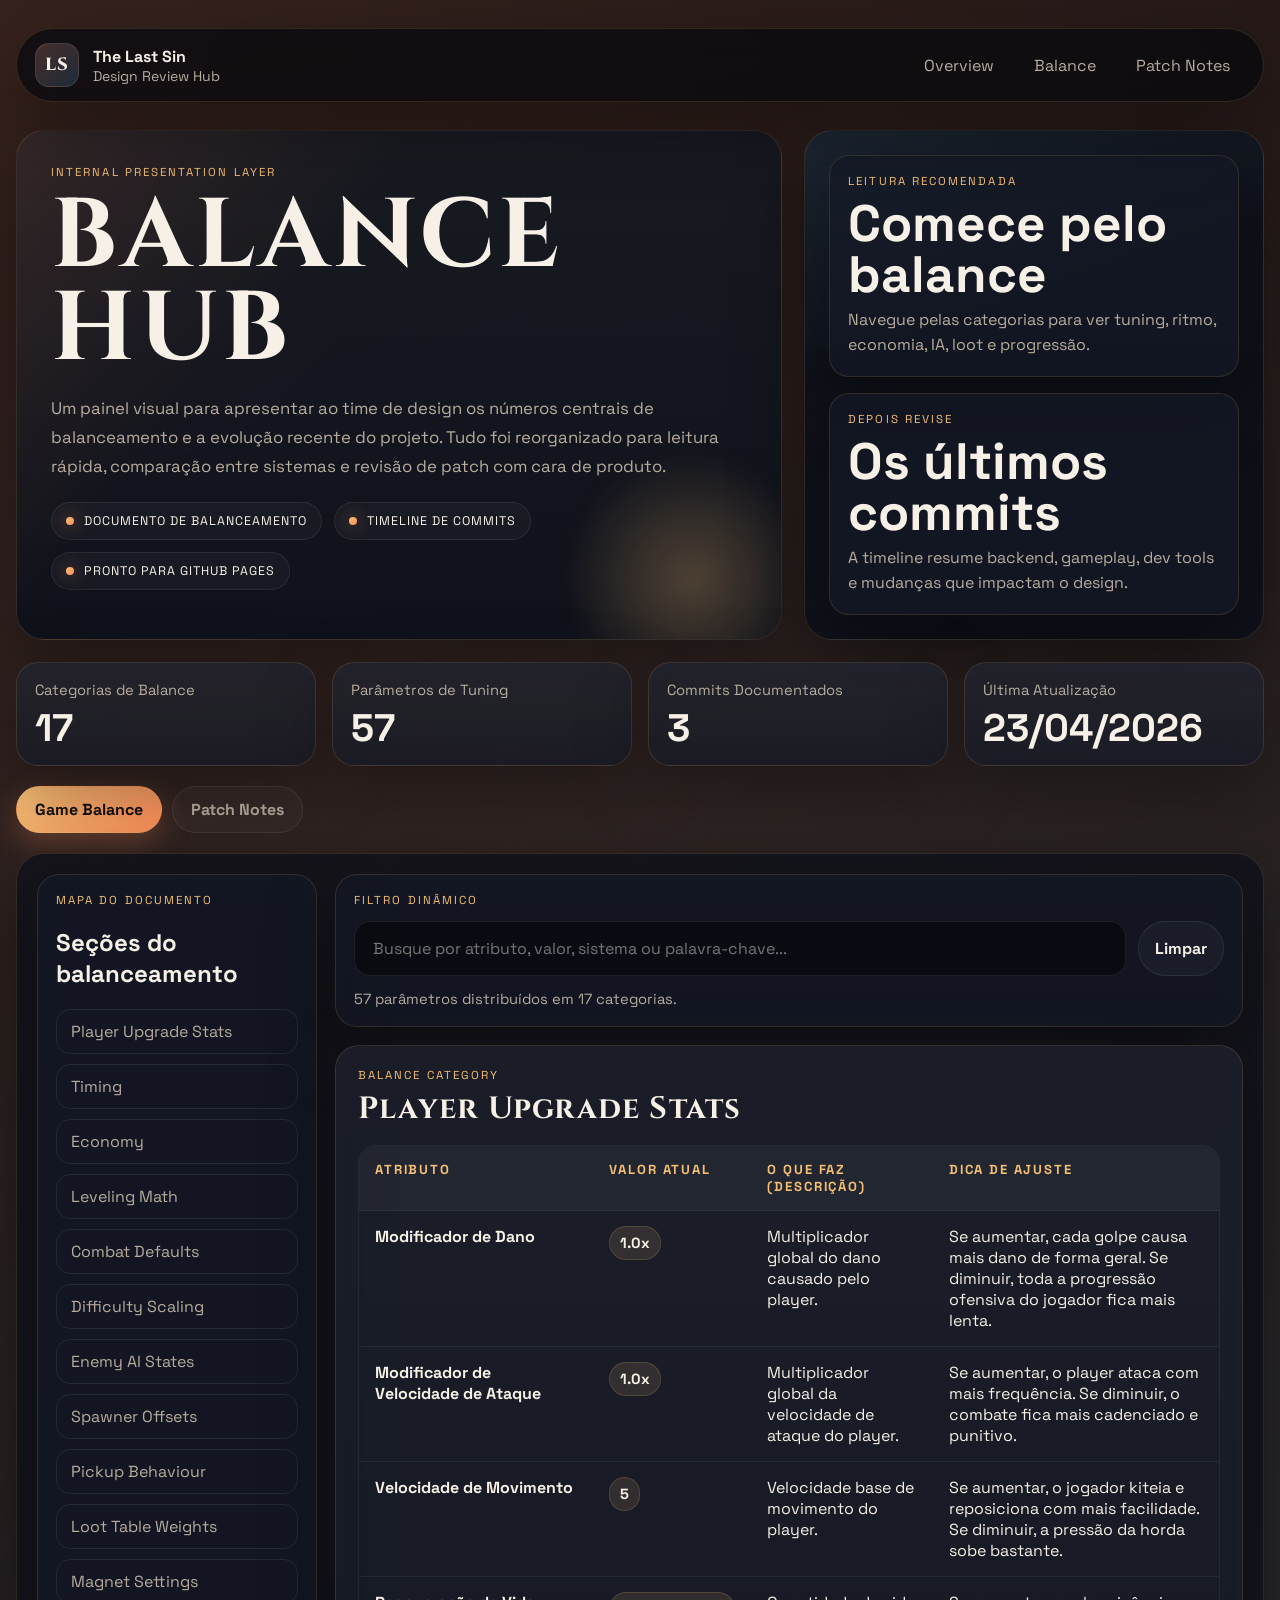
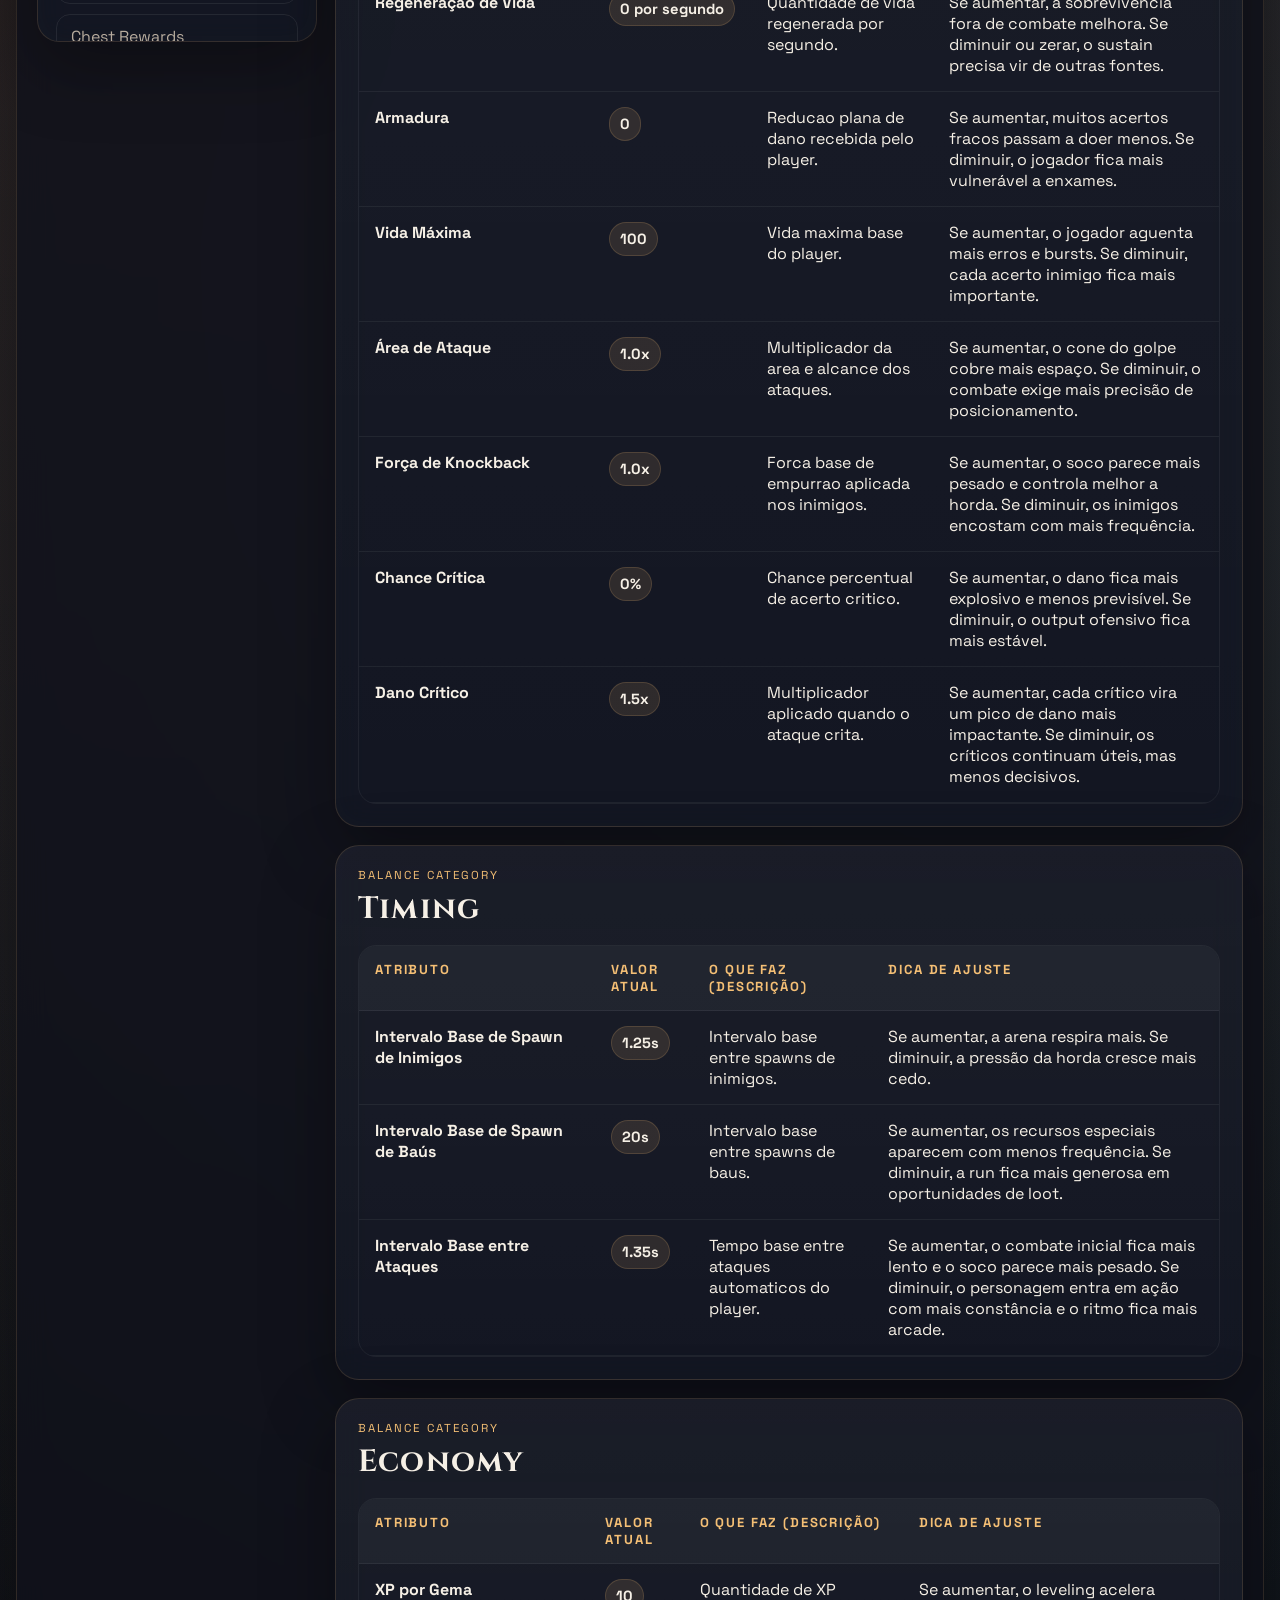
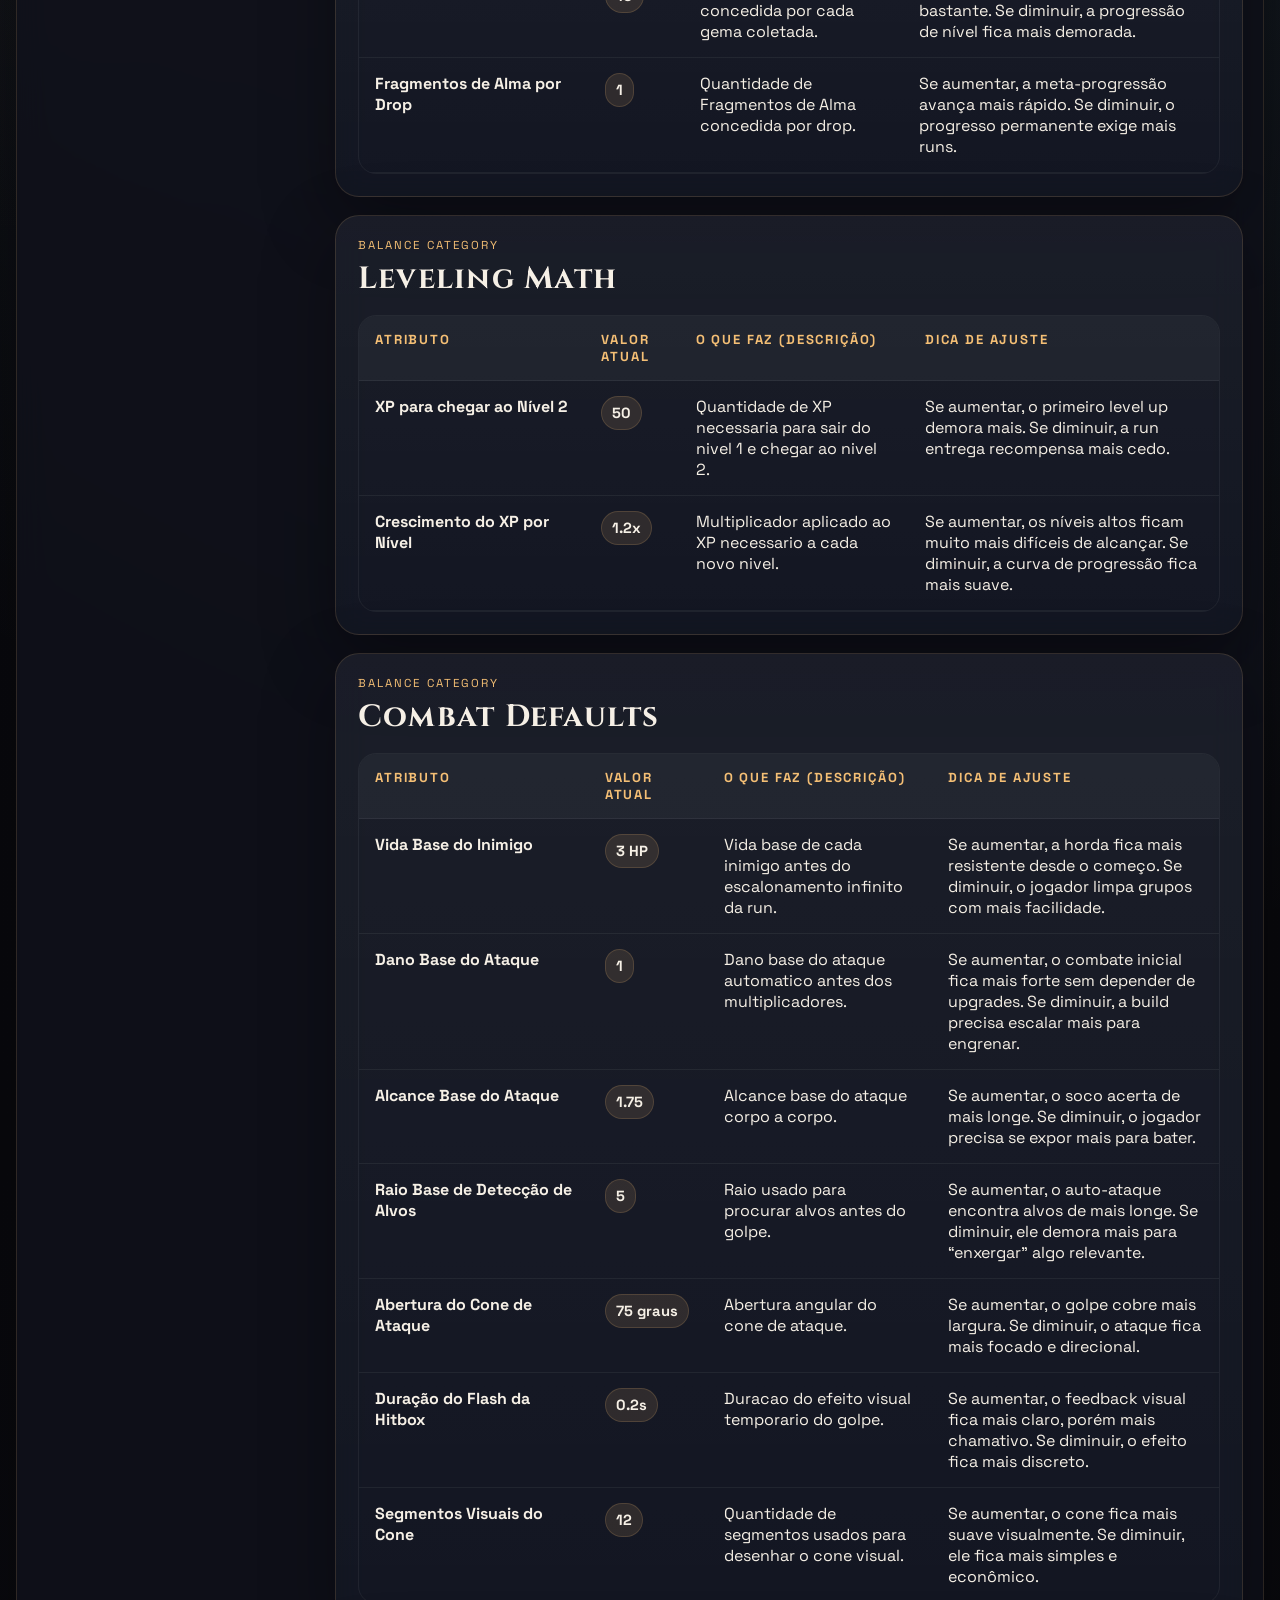
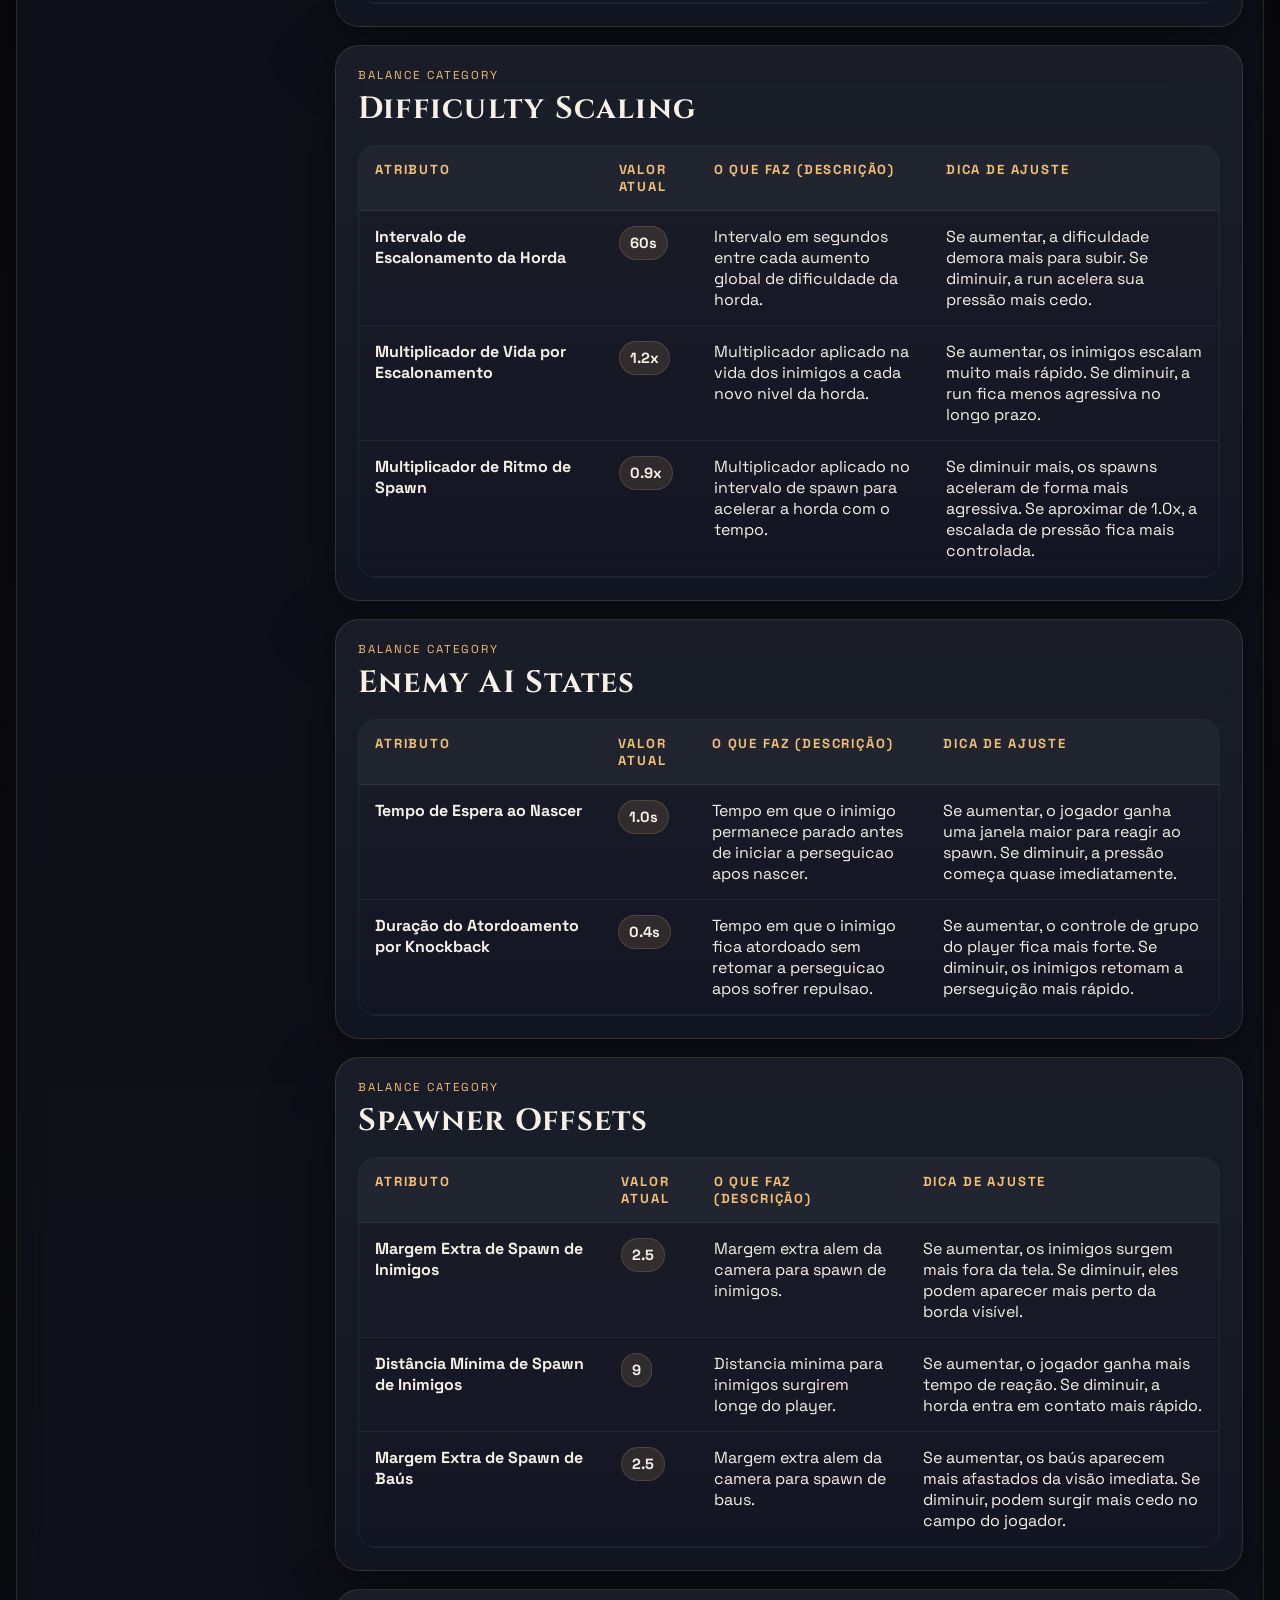
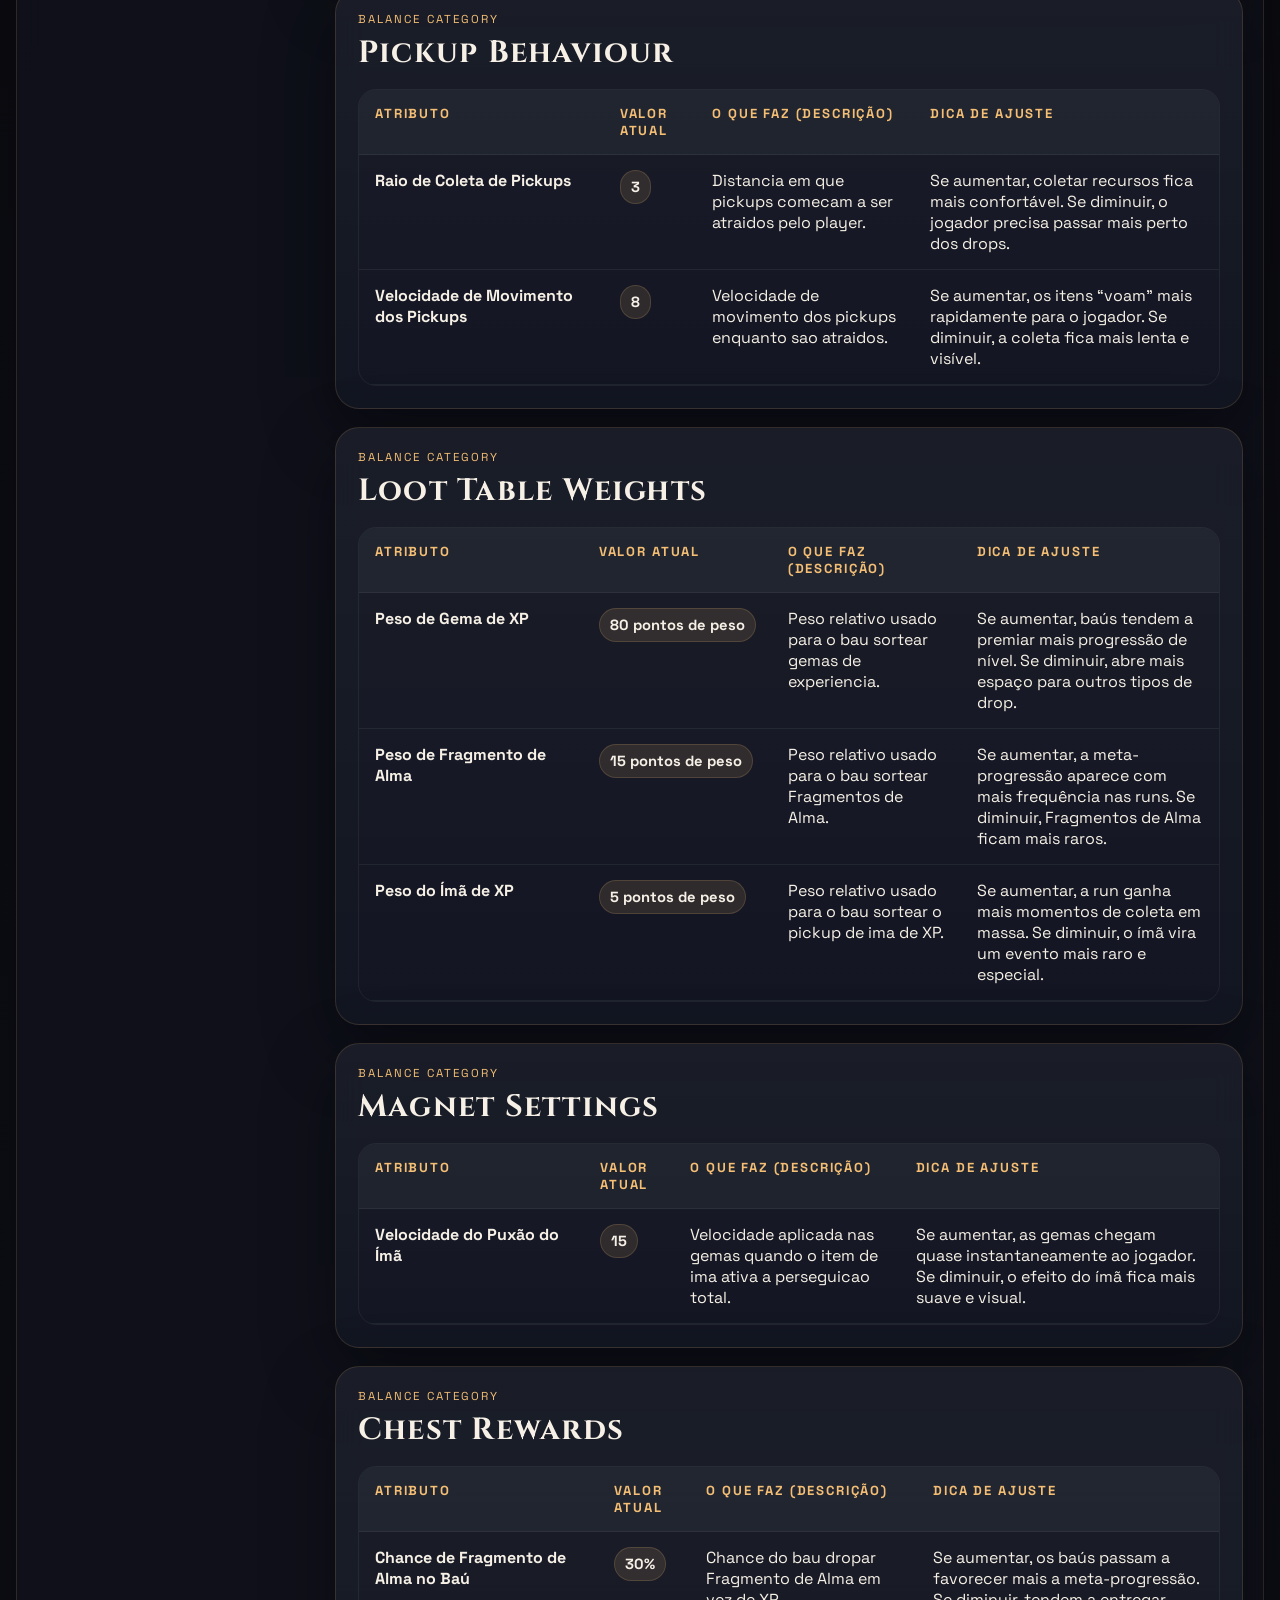
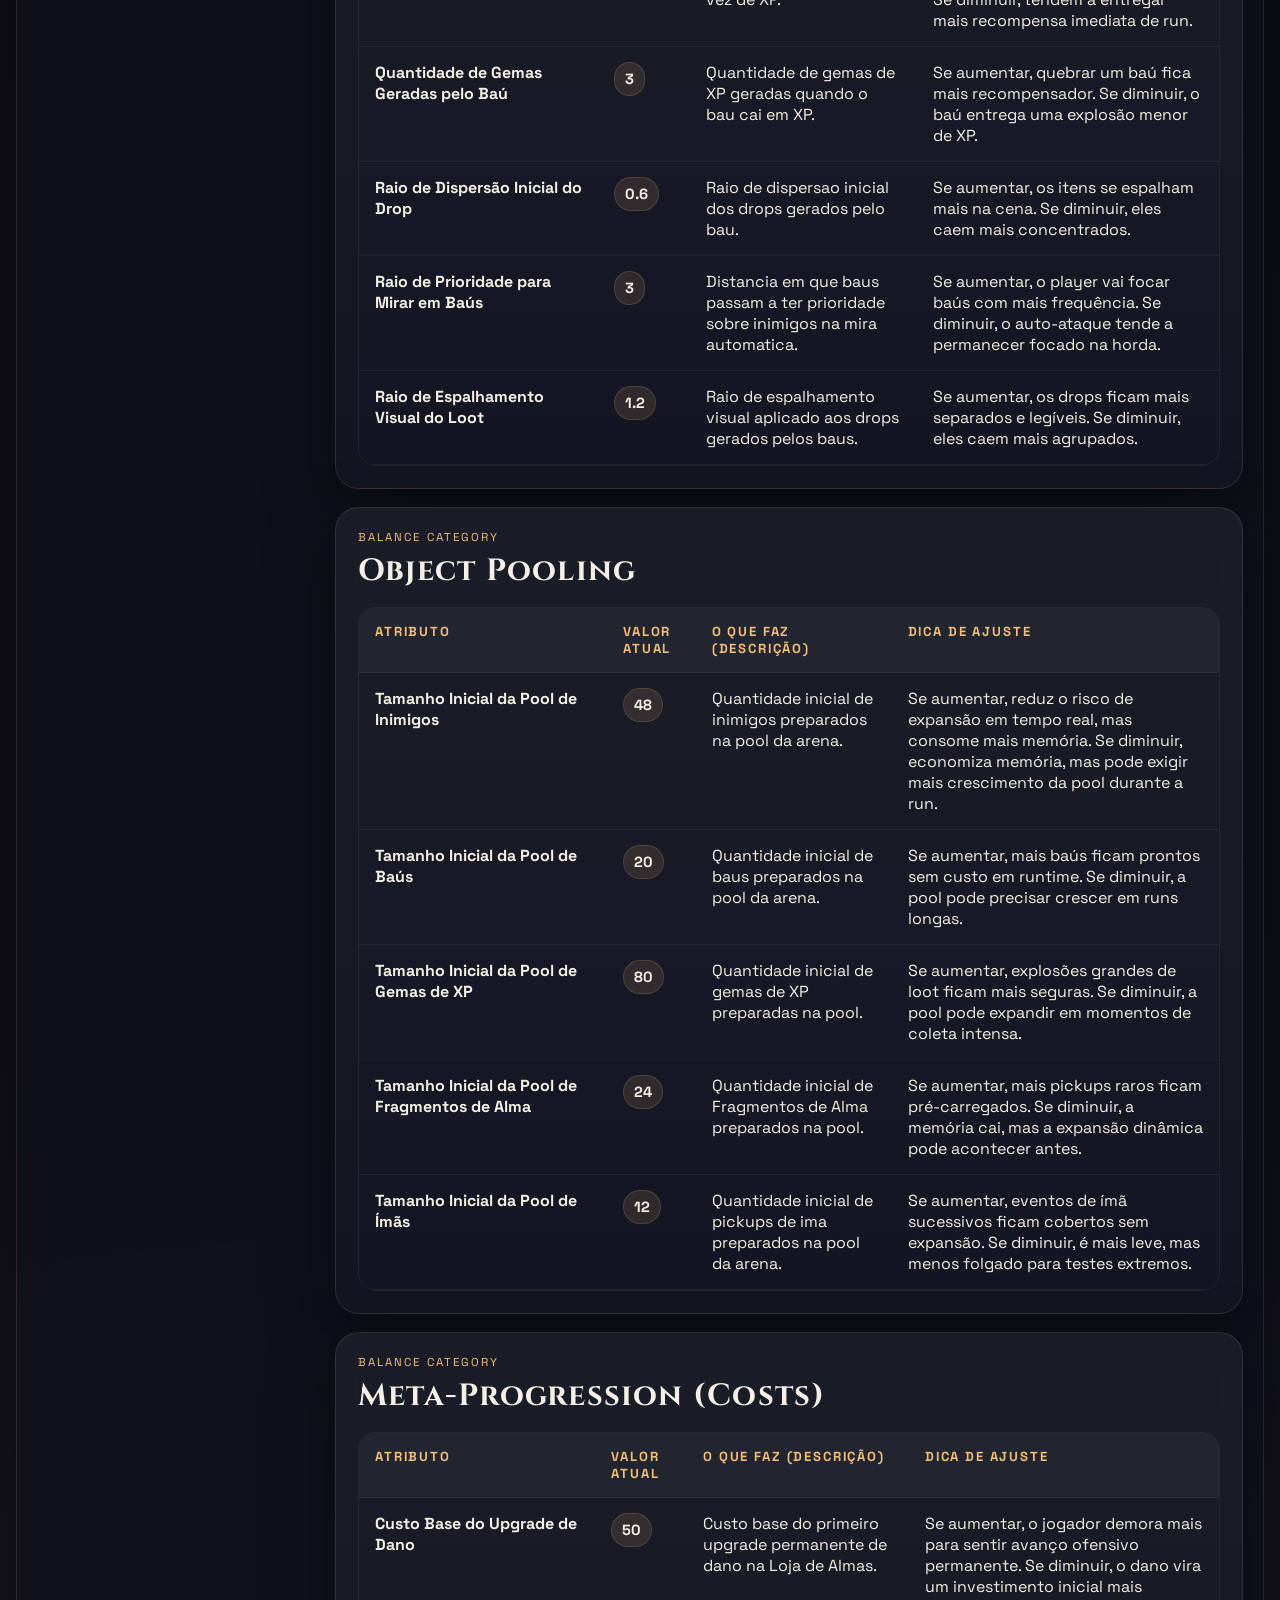
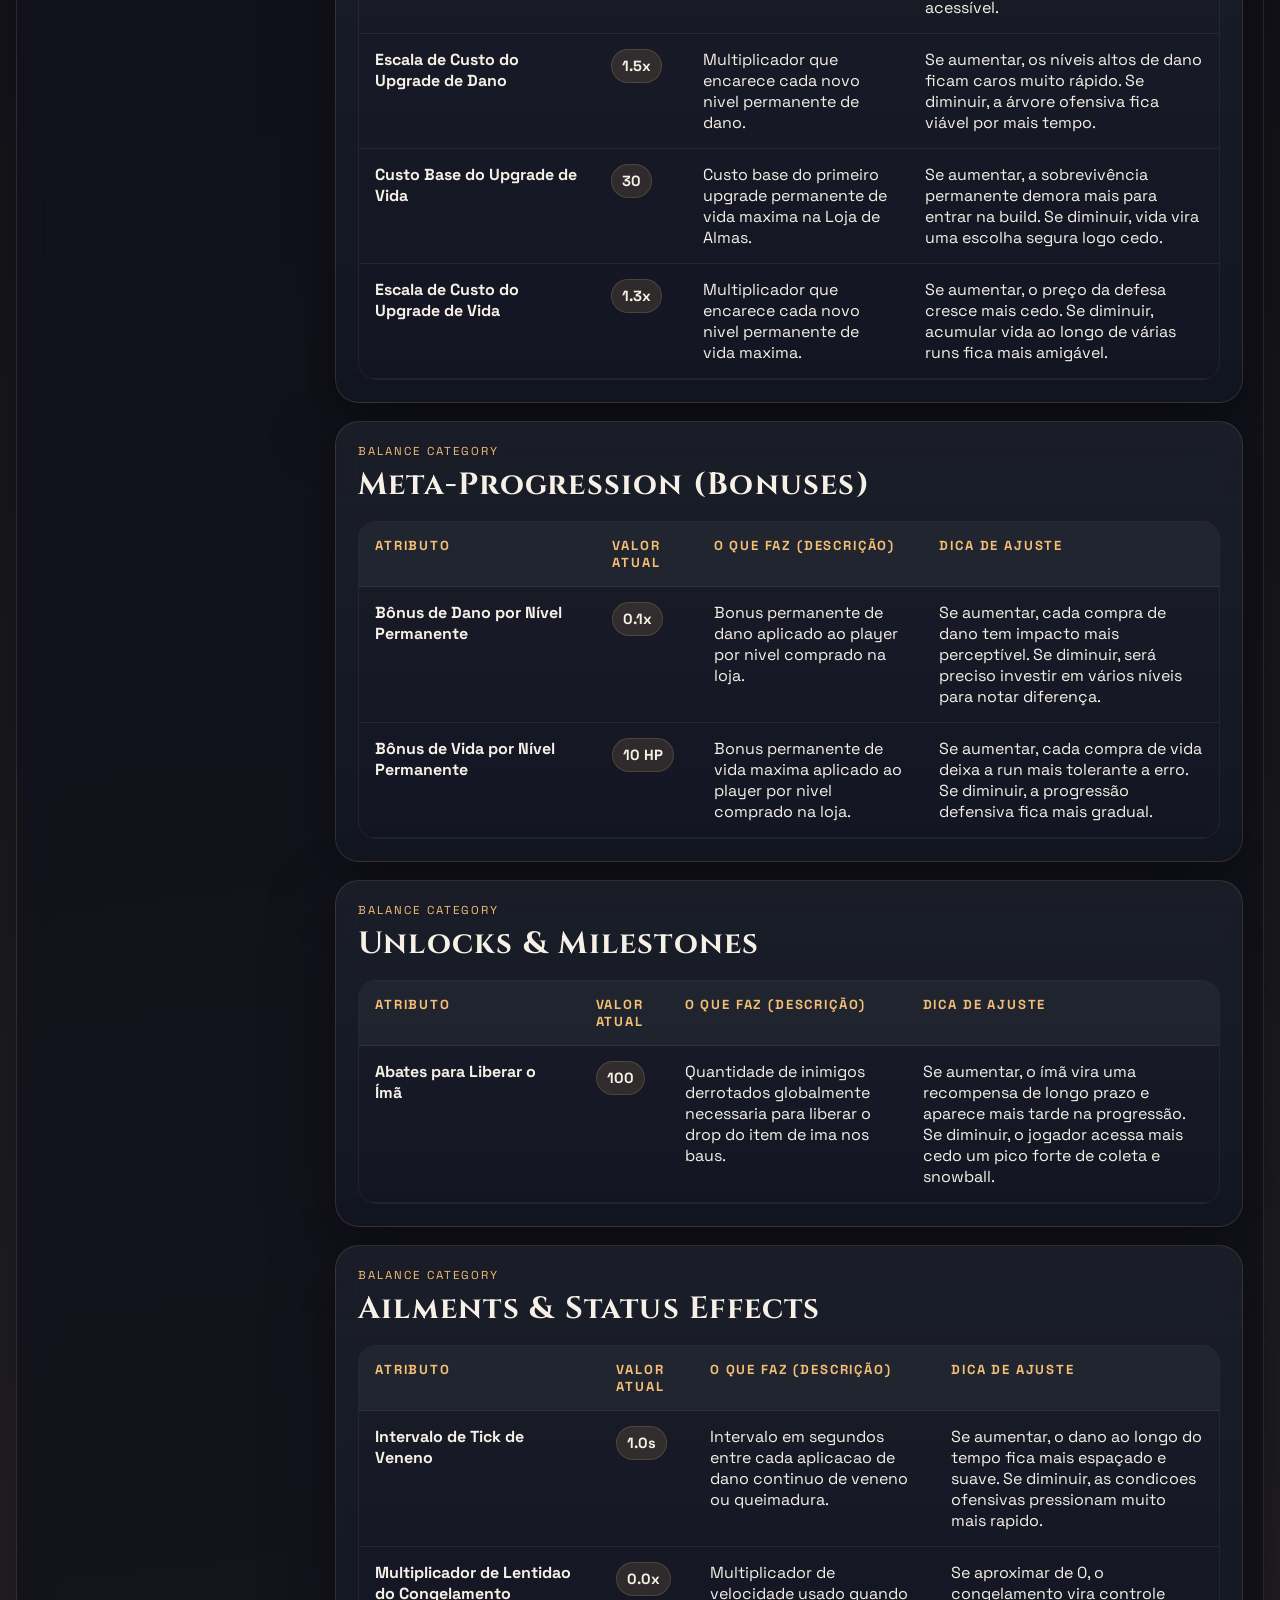
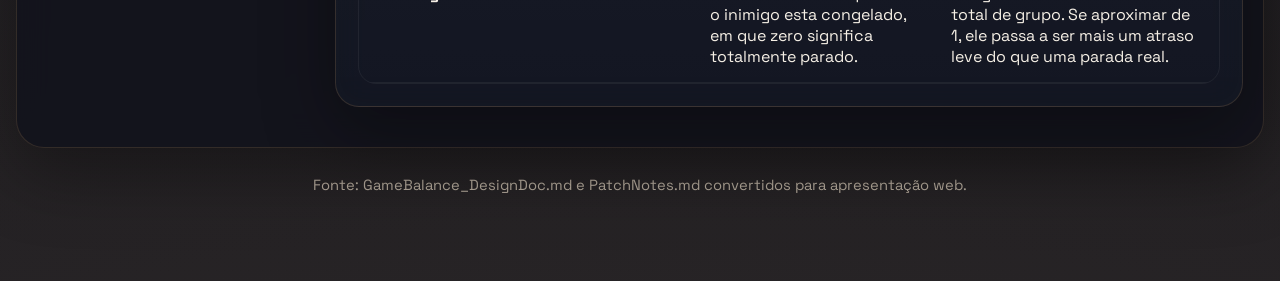
<file: index.html>
<!DOCTYPE html>
<html lang="pt-BR">
<head>
  <meta charset="UTF-8">
  <meta name="viewport" content="width=device-width, initial-scale=1.0">
  <title>The Last Sin | Balance Hub</title>
  <meta
    name="description"
    content="Painel web de Game Balance e Patch Notes de The Last Sin para apresentação da equipe de design."
  >
  <link rel="preconnect" href="https://fonts.googleapis.com">
  <link rel="preconnect" href="https://fonts.gstatic.com" crossorigin>
  <link
    href="https://fonts.googleapis.com/css2?family=Cinzel:wght@500;600;700;800&family=Space+Grotesk:wght@400;500;700&display=swap"
    rel="stylesheet"
  >
  <link rel="stylesheet" href="./styles.css">
</head>
<body>
  <div class="shell">
    <header class="topbar">
      <div class="brand">
        <div class="brand-mark">LS</div>
        <div class="brand-copy">
          <strong>The Last Sin</strong>
          <span>Design Review Hub</span>
        </div>
      </div>
      <div class="topbar-actions">
        <a class="nav-link" href="#overview">Overview</a>
        <a class="nav-link" href="#balance-view">Balance</a>
        <a class="nav-link" href="#patches-view">Patch Notes</a>
      </div>
    </header>

    <main>
      <section class="hero" id="overview">
        <article class="hero-panel">
          <div class="eyebrow">Internal Presentation Layer</div>
          <h1 class="hero-title">Balance Hub</h1>
          <p class="hero-copy">
            Um painel visual para apresentar ao time de design os números centrais de balanceamento
            e a evolução recente do projeto. Tudo foi reorganizado para leitura rápida, comparação
            entre sistemas e revisão de patch com cara de produto.
          </p>
          <div class="hero-meta">
            <span class="section-chip">Documento de Balanceamento</span>
            <span class="section-chip">Timeline de Commits</span>
            <span class="section-chip">Pronto para GitHub Pages</span>
          </div>
        </article>

        <aside class="hero-side">
          <article class="summary-card">
            <div class="panel-label">Leitura Recomendada</div>
            <strong>Comece pelo balance</strong>
            <p>
              Navegue pelas categorias para ver tuning, ritmo, economia, IA, loot e progressão.
            </p>
          </article>
          <article class="summary-card">
            <div class="panel-label">Depois revise</div>
            <strong>Os últimos commits</strong>
            <p>
              A timeline resume backend, gameplay, dev tools e mudanças que impactam o design.
            </p>
          </article>
        </aside>
      </section>

      <section class="stats-grid" id="stats-grid"></section>

      <section class="tabs" aria-label="Alternar visualizações">
        <button class="tab-btn active" type="button" data-view-target="balance-view">Game Balance</button>
        <button class="tab-btn" type="button" data-view-target="patches-view">Patch Notes</button>
      </section>

      <section class="tab-shell">
        <div class="view active" id="balance-view">
          <div class="control-grid">
            <aside class="toc-panel">
              <div class="panel-label">Mapa do Documento</div>
              <h2>Seções do balanceamento</h2>
              <div class="toc-list" id="toc-list"></div>
            </aside>

            <div>
              <div class="search-panel">
                <div class="panel-label">Filtro Dinâmico</div>
                <div class="search-fields">
                  <input
                    class="search-input"
                    id="search-input"
                    type="search"
                    placeholder="Busque por atributo, valor, sistema ou palavra-chave..."
                  >
                  <button class="ghost-btn" type="button" id="clear-search">Limpar</button>
                </div>
                <div class="match-copy" id="match-copy"></div>
              </div>

              <div class="tables" id="balance-sections"></div>
              <div class="empty-state" id="balance-empty" hidden>
                Nenhuma linha corresponde ao filtro atual.
              </div>
            </div>
          </div>
        </div>

        <div class="view" id="patches-view">
          <div class="search-panel">
            <div class="panel-label">Linha do Tempo</div>
            <div class="search-fields">
              <input
                class="search-input"
                id="patch-search"
                type="search"
                placeholder="Filtre commits por sistema, mecânica, ferramenta ou data..."
              >
              <button class="ghost-btn" type="button" id="clear-patch-search">Limpar</button>
            </div>
            <div class="match-copy" id="patch-match-copy"></div>
          </div>

          <div class="timeline" id="timeline"></div>
          <div class="empty-state" id="patch-empty" hidden>
            Nenhum commit documentado corresponde ao filtro atual.
          </div>
        </div>
      </section>

      <p class="footer-note">
        Fonte: <code>GameBalance_DesignDoc.md</code> e <code>PatchNotes.md</code> convertidos para apresentação web.
      </p>
    </main>
  </div>

  <script src="./app.js"></script>
</body>
</html>
</file>
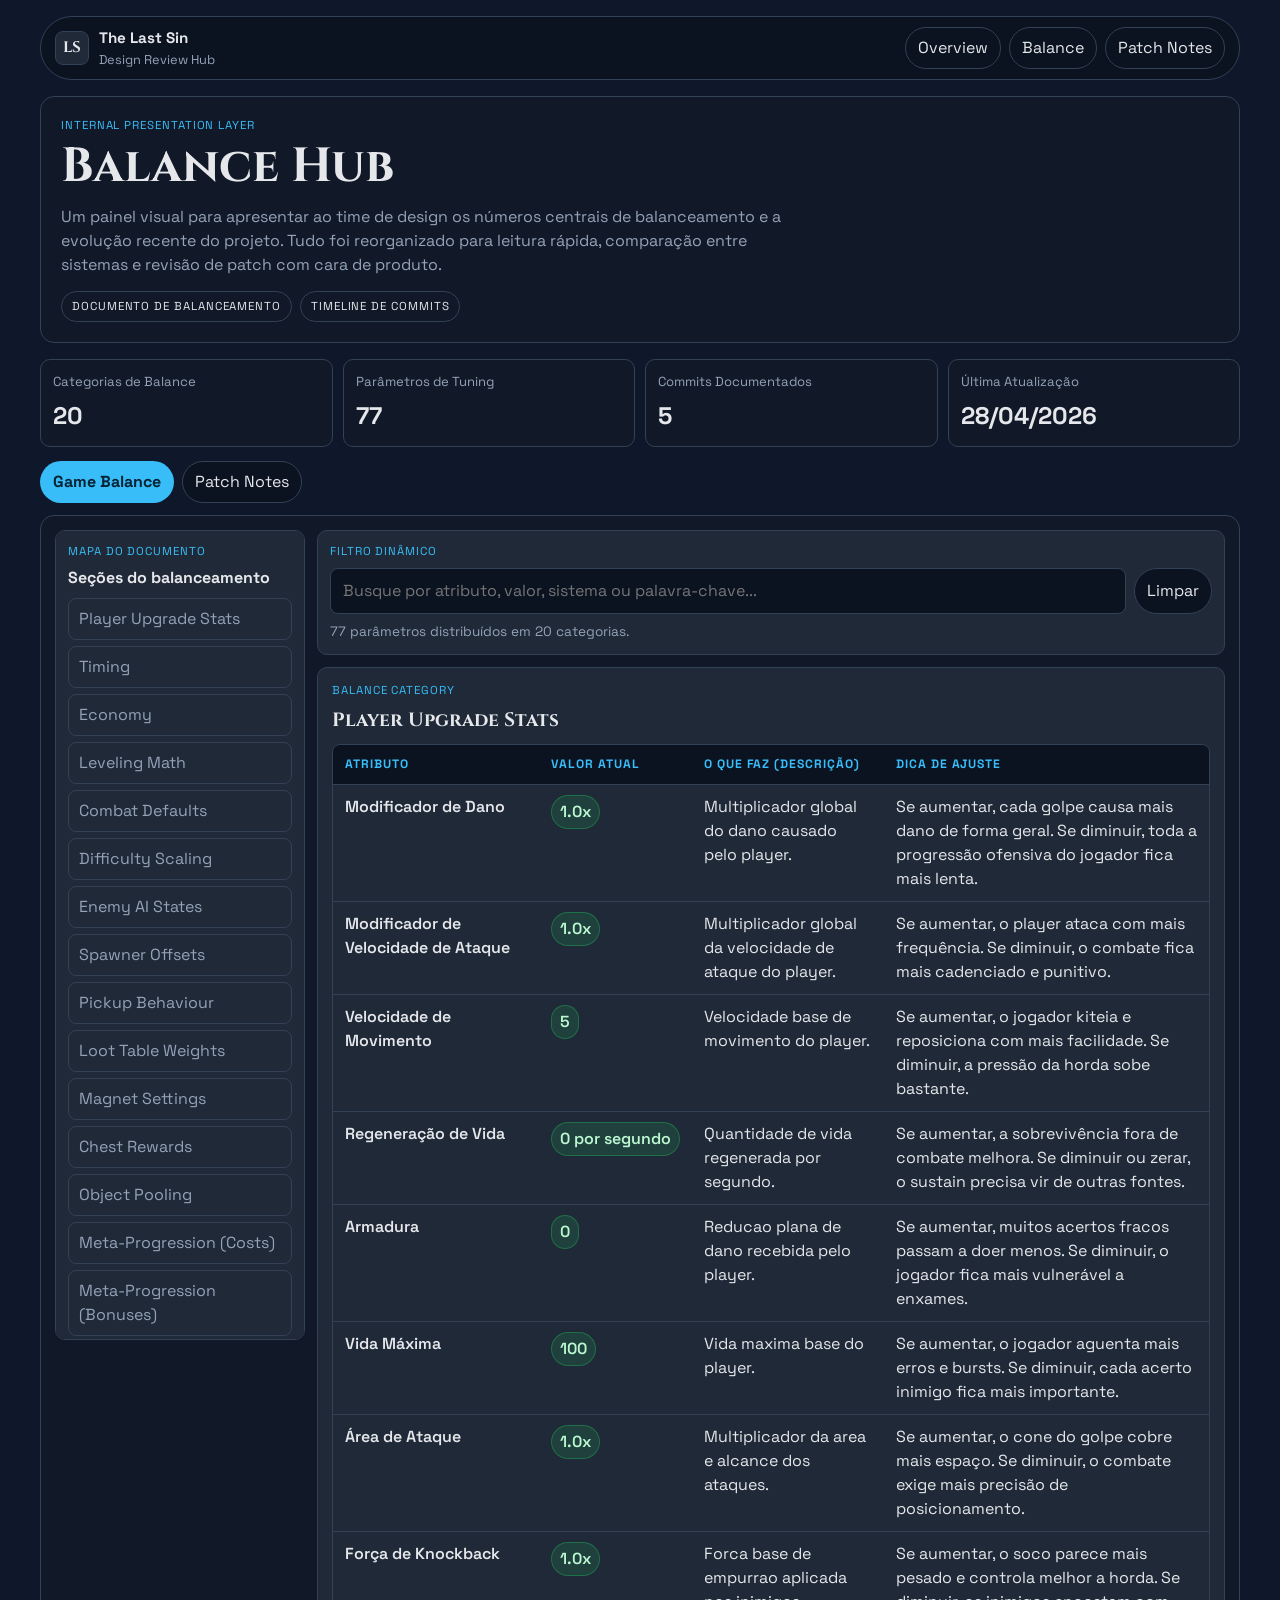
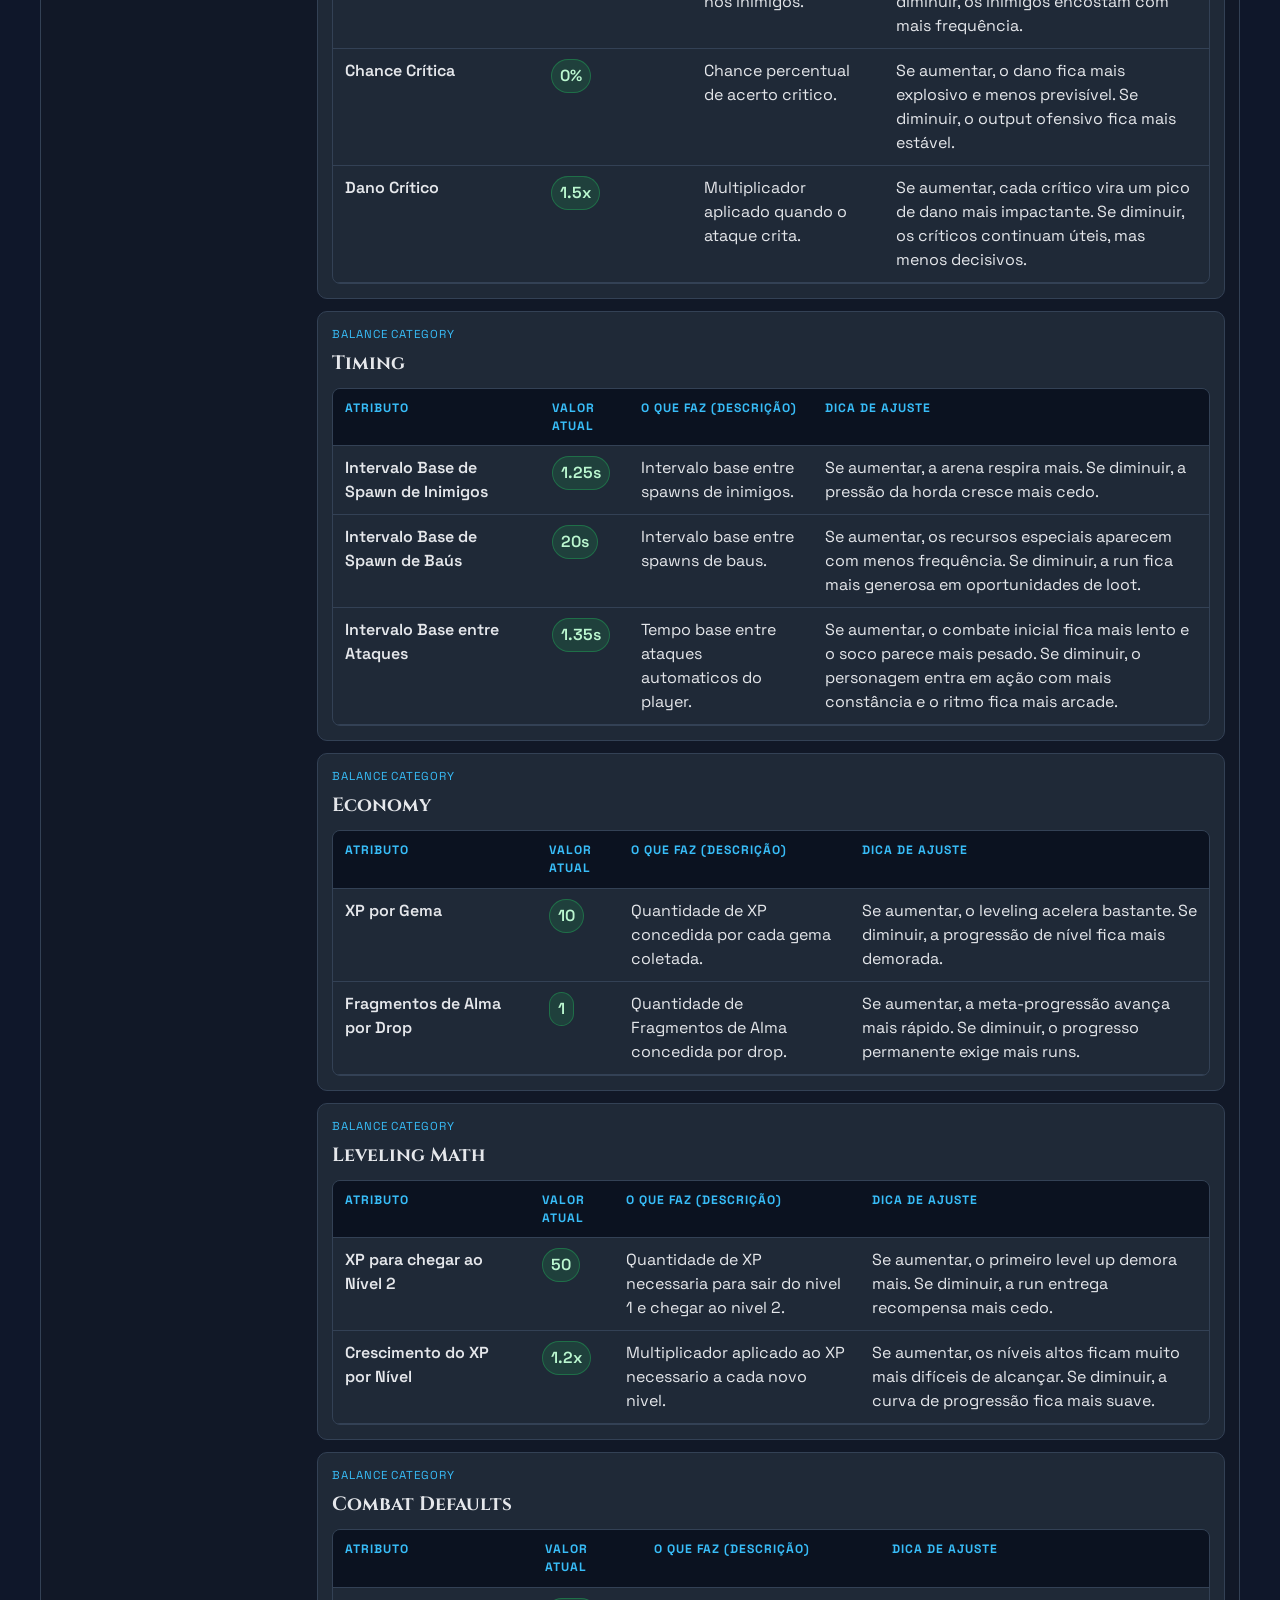
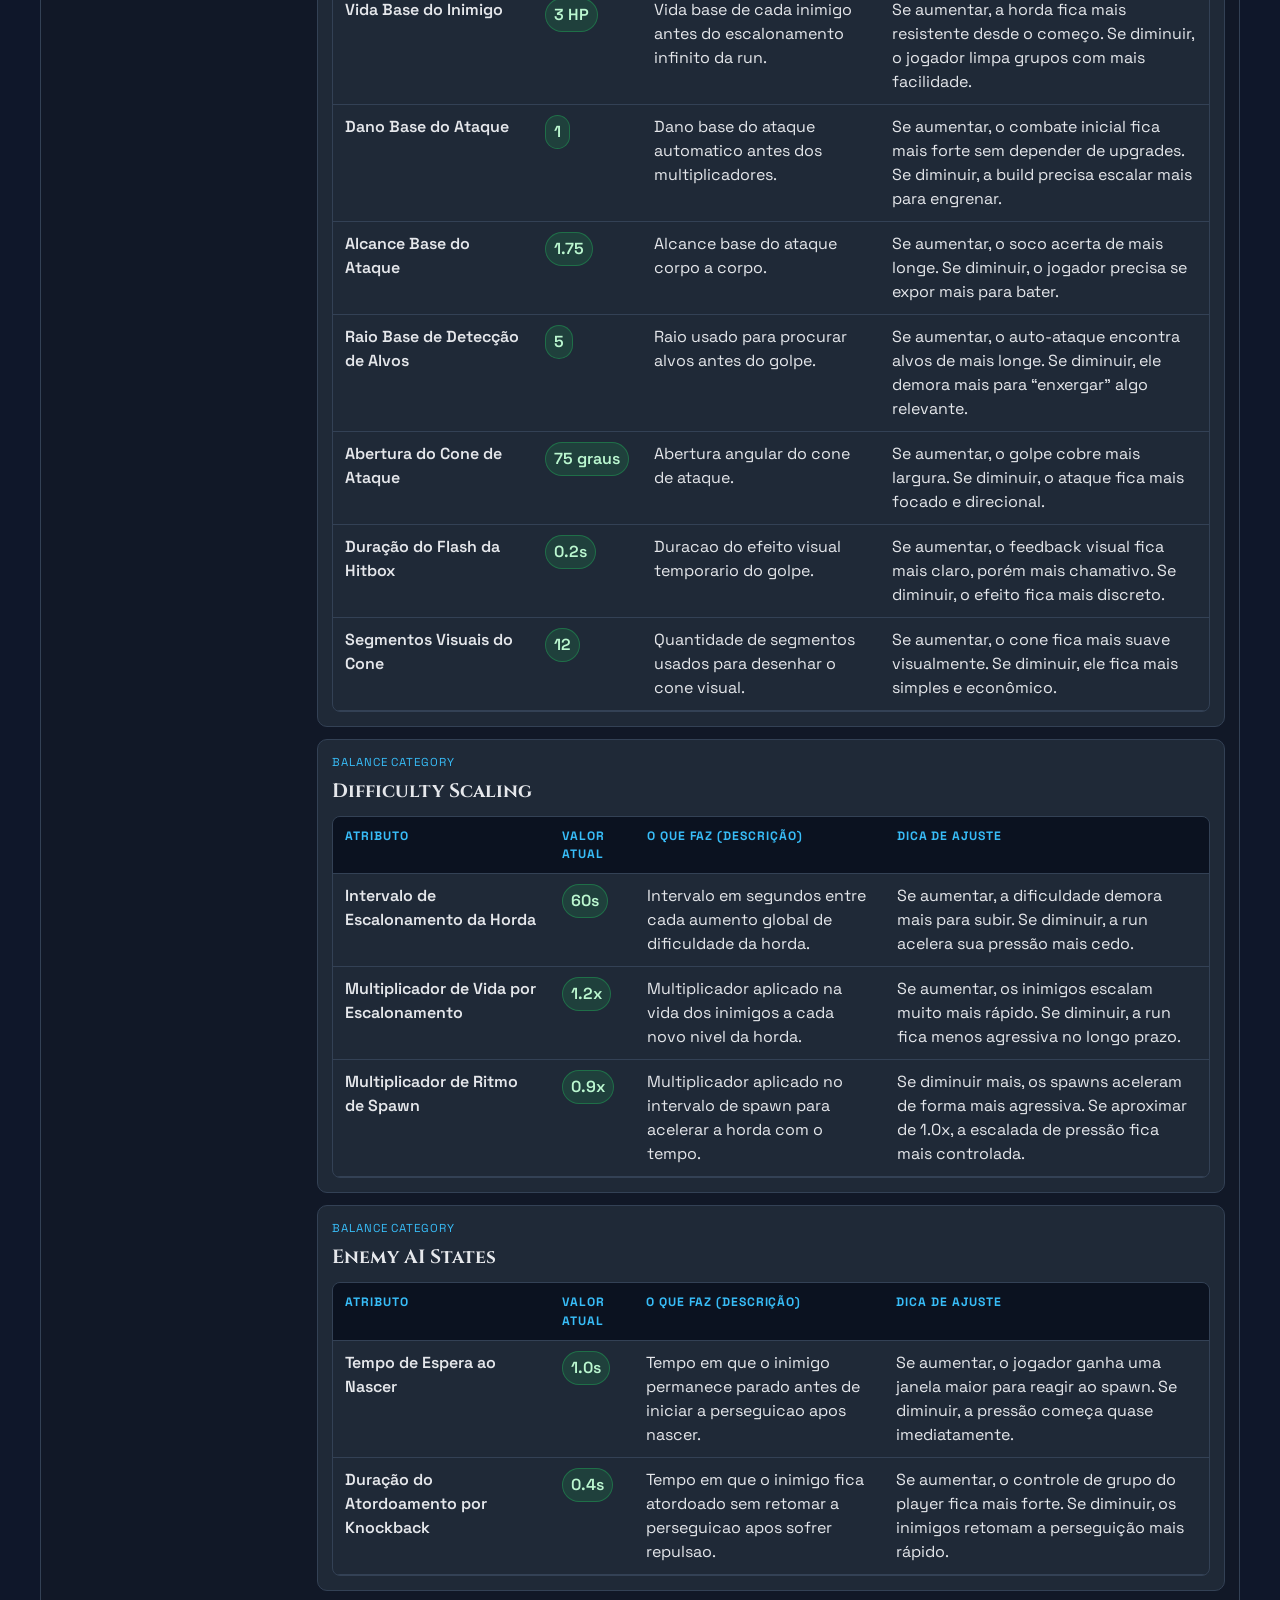
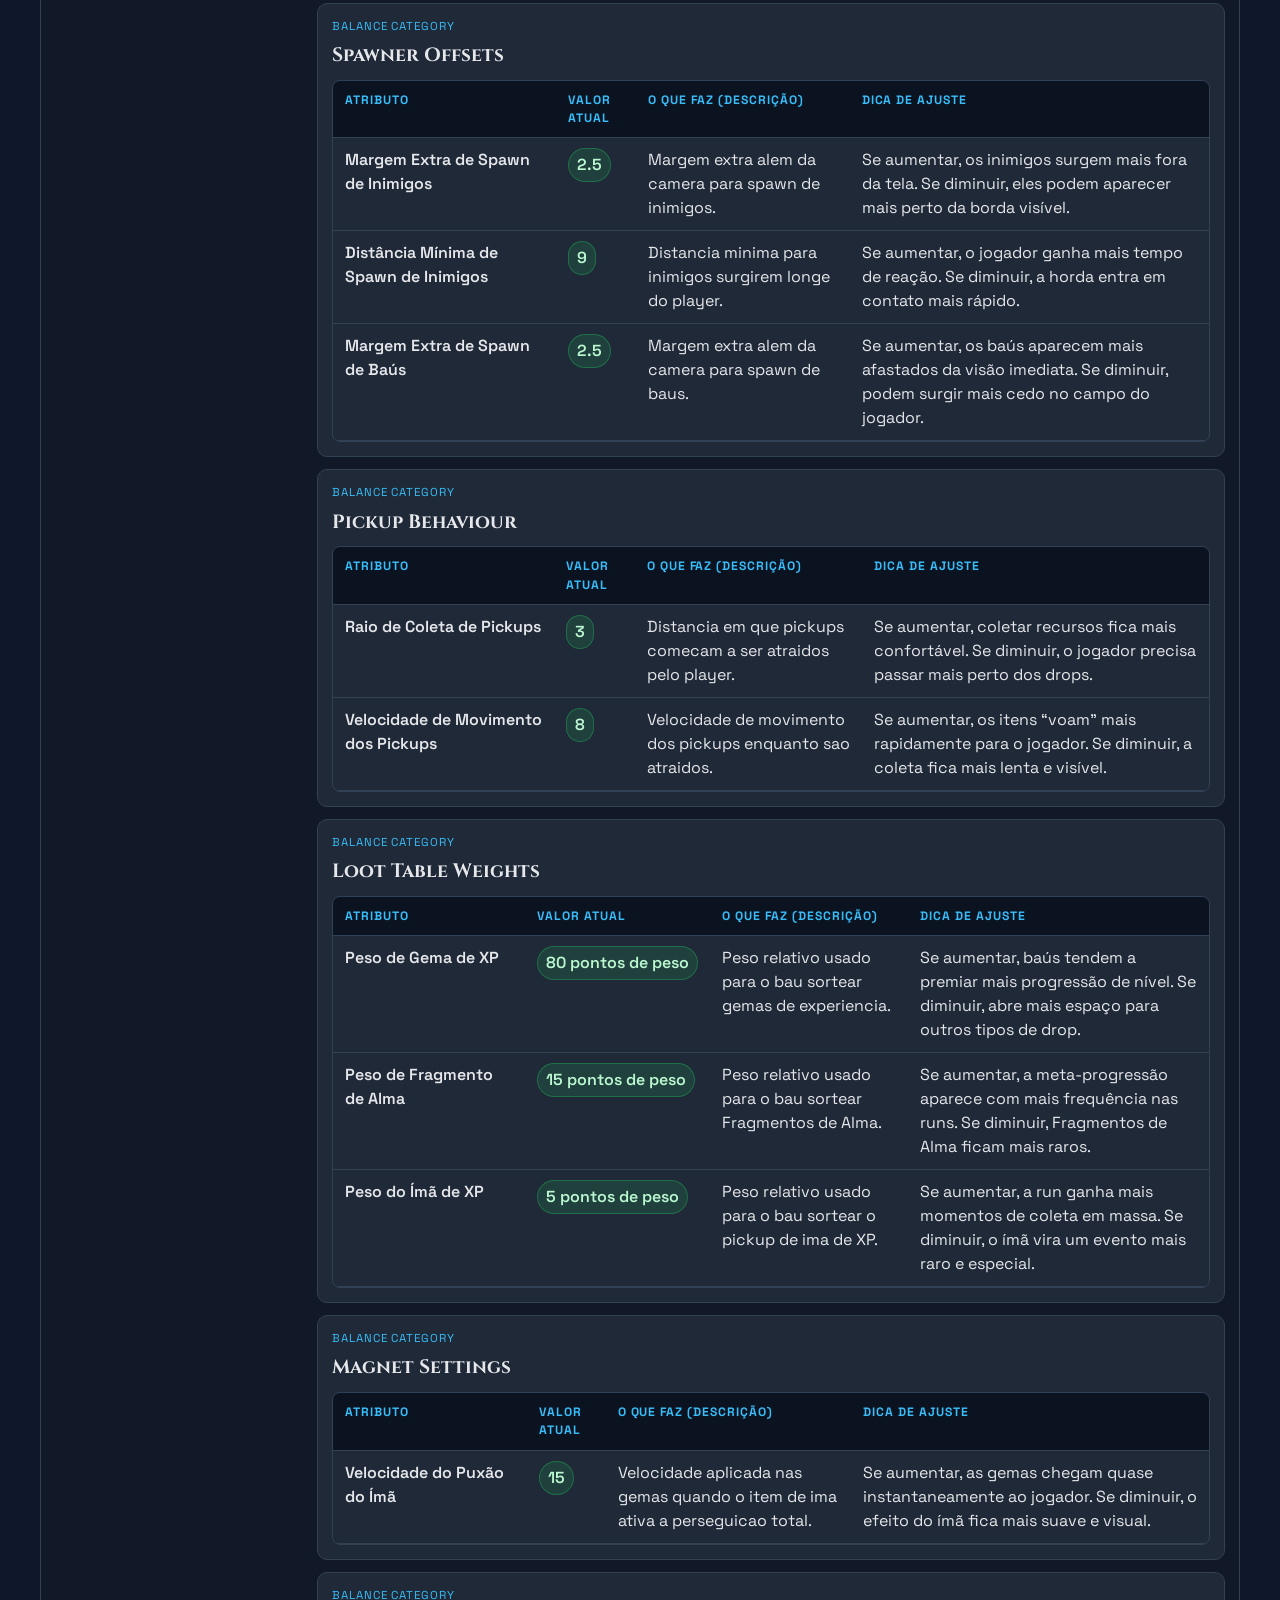
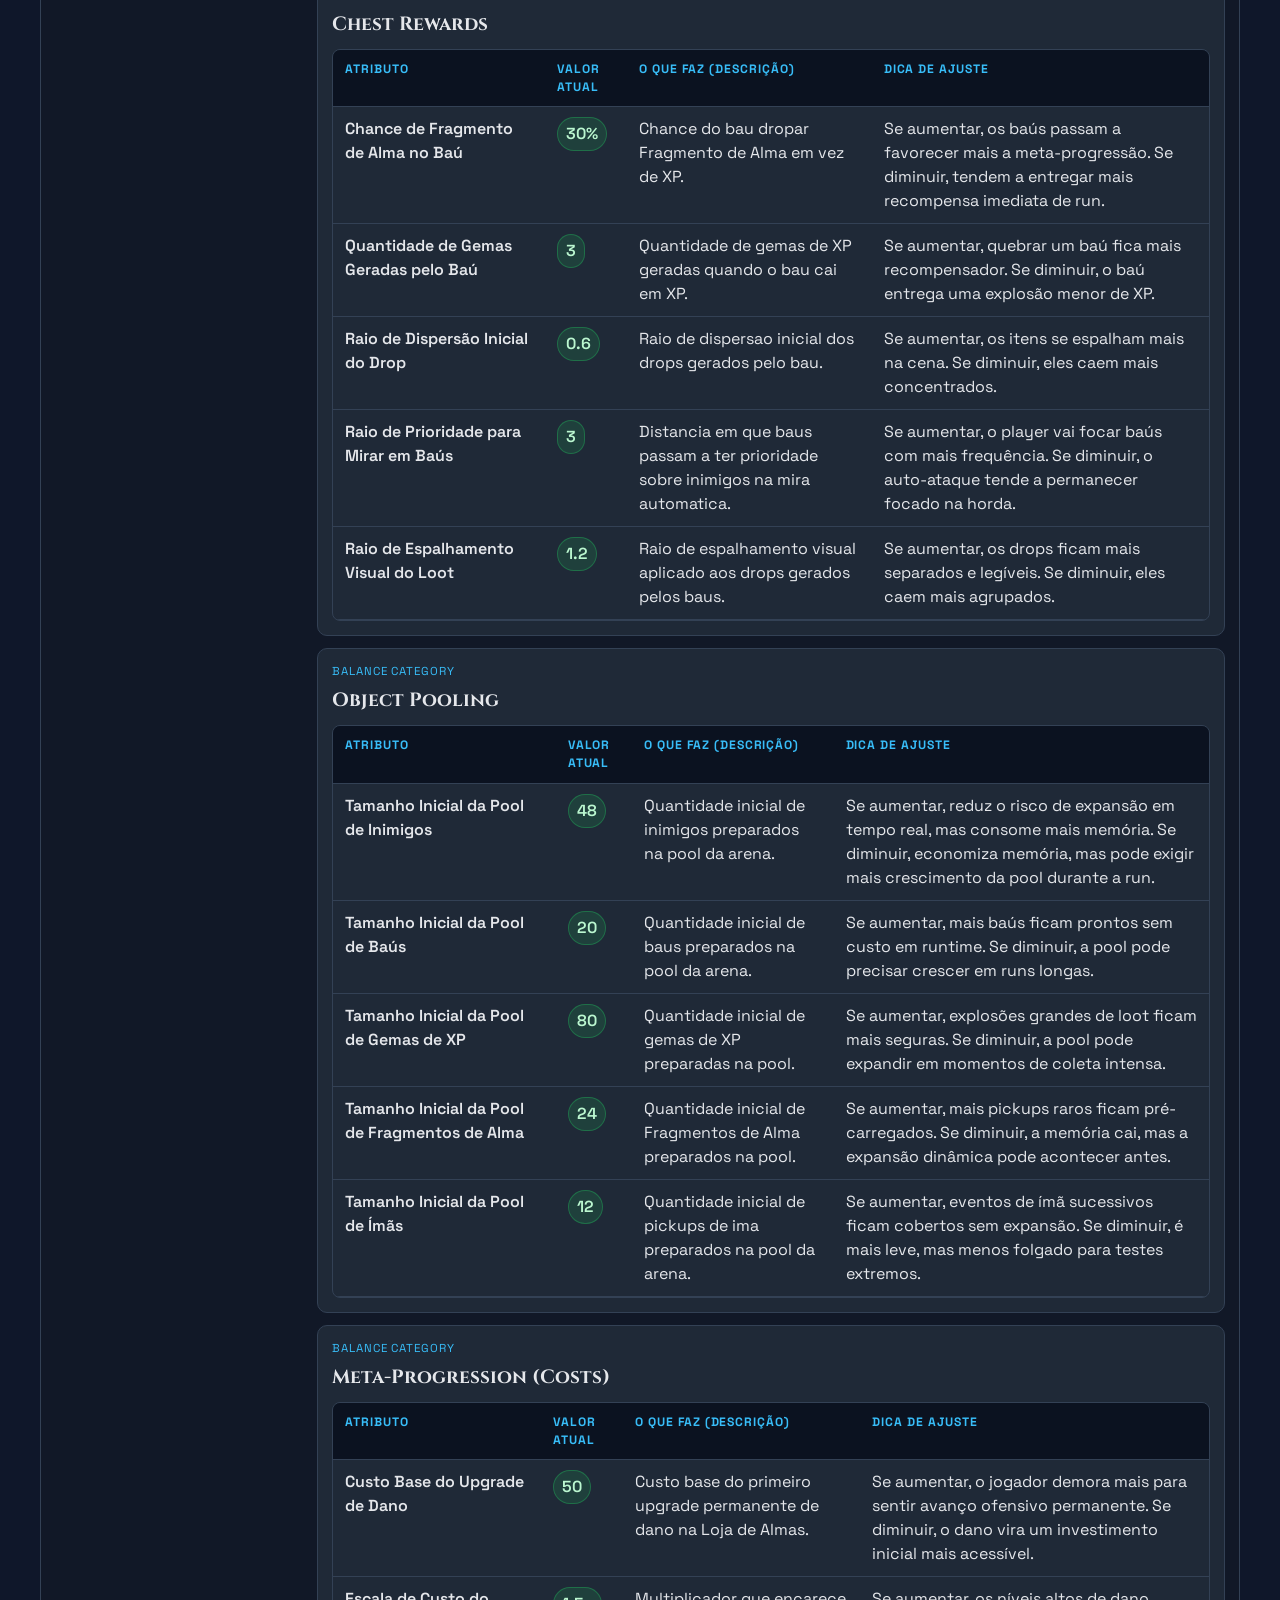
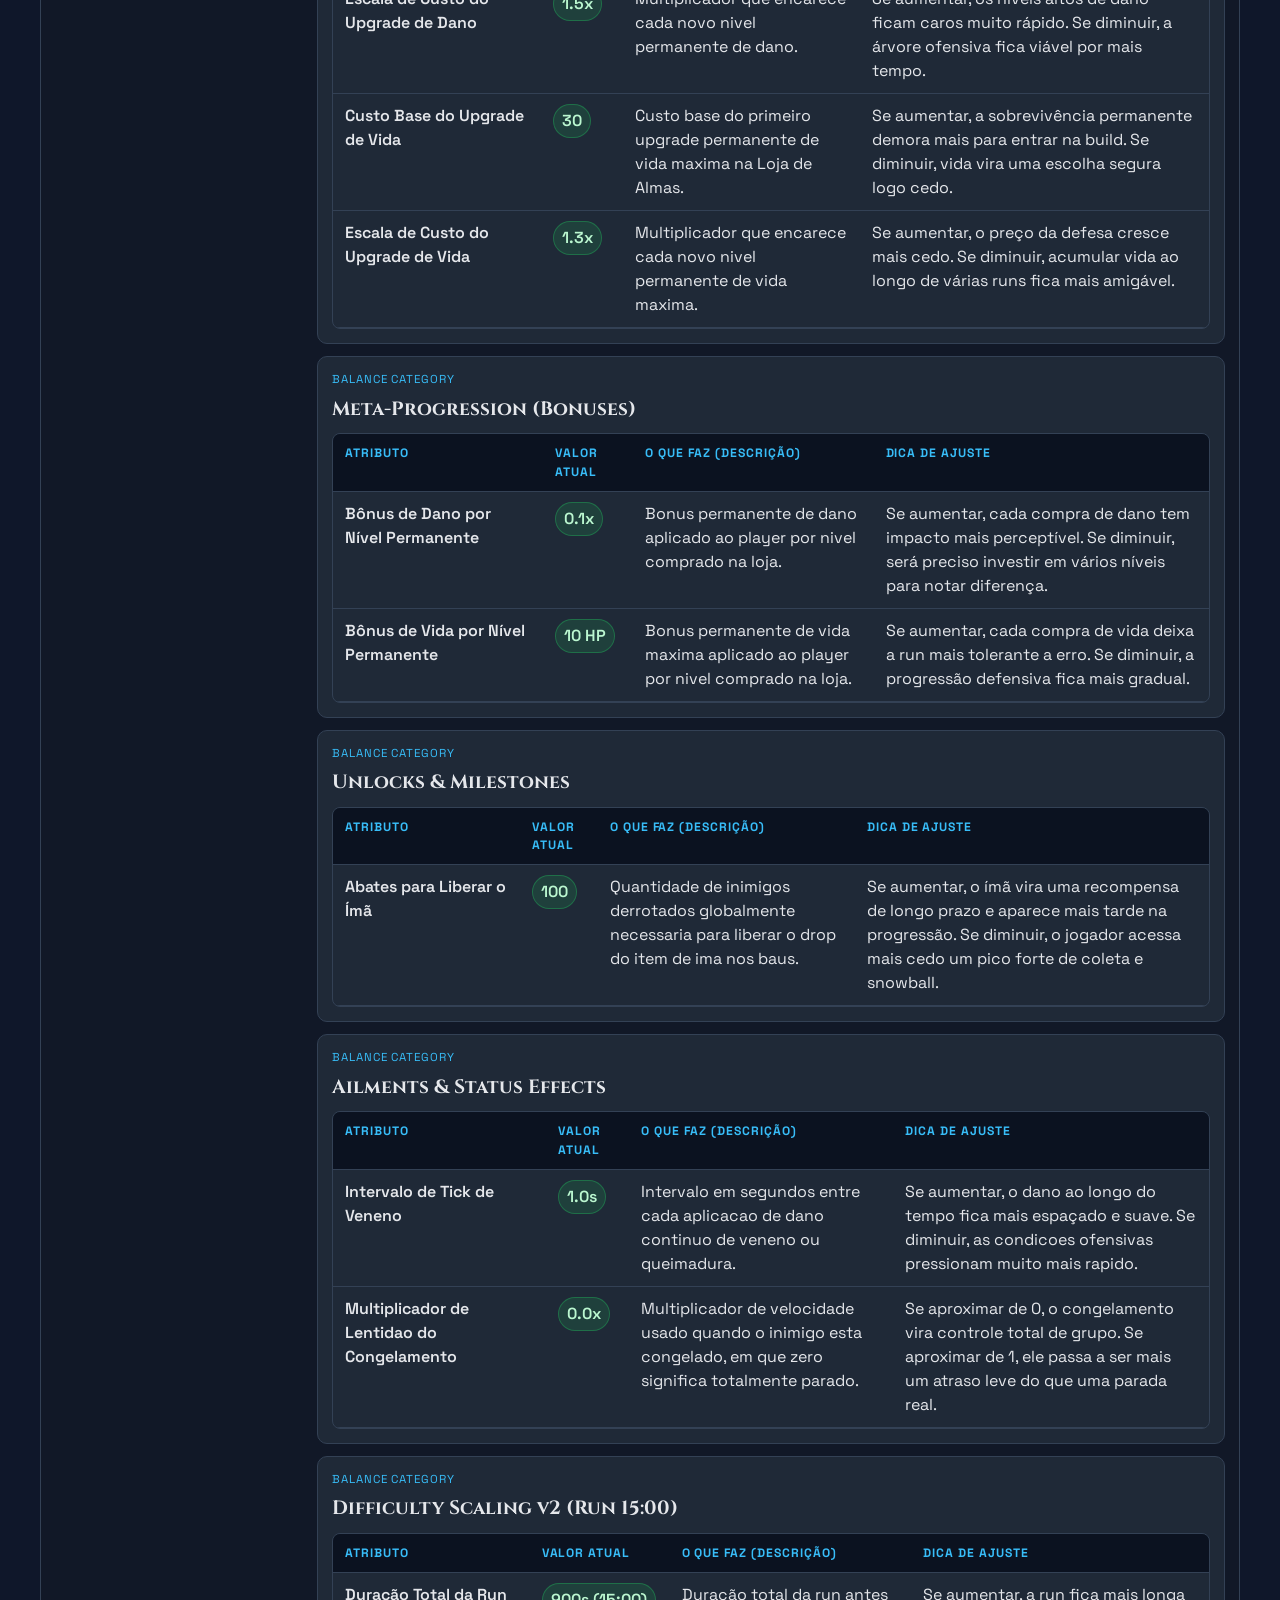
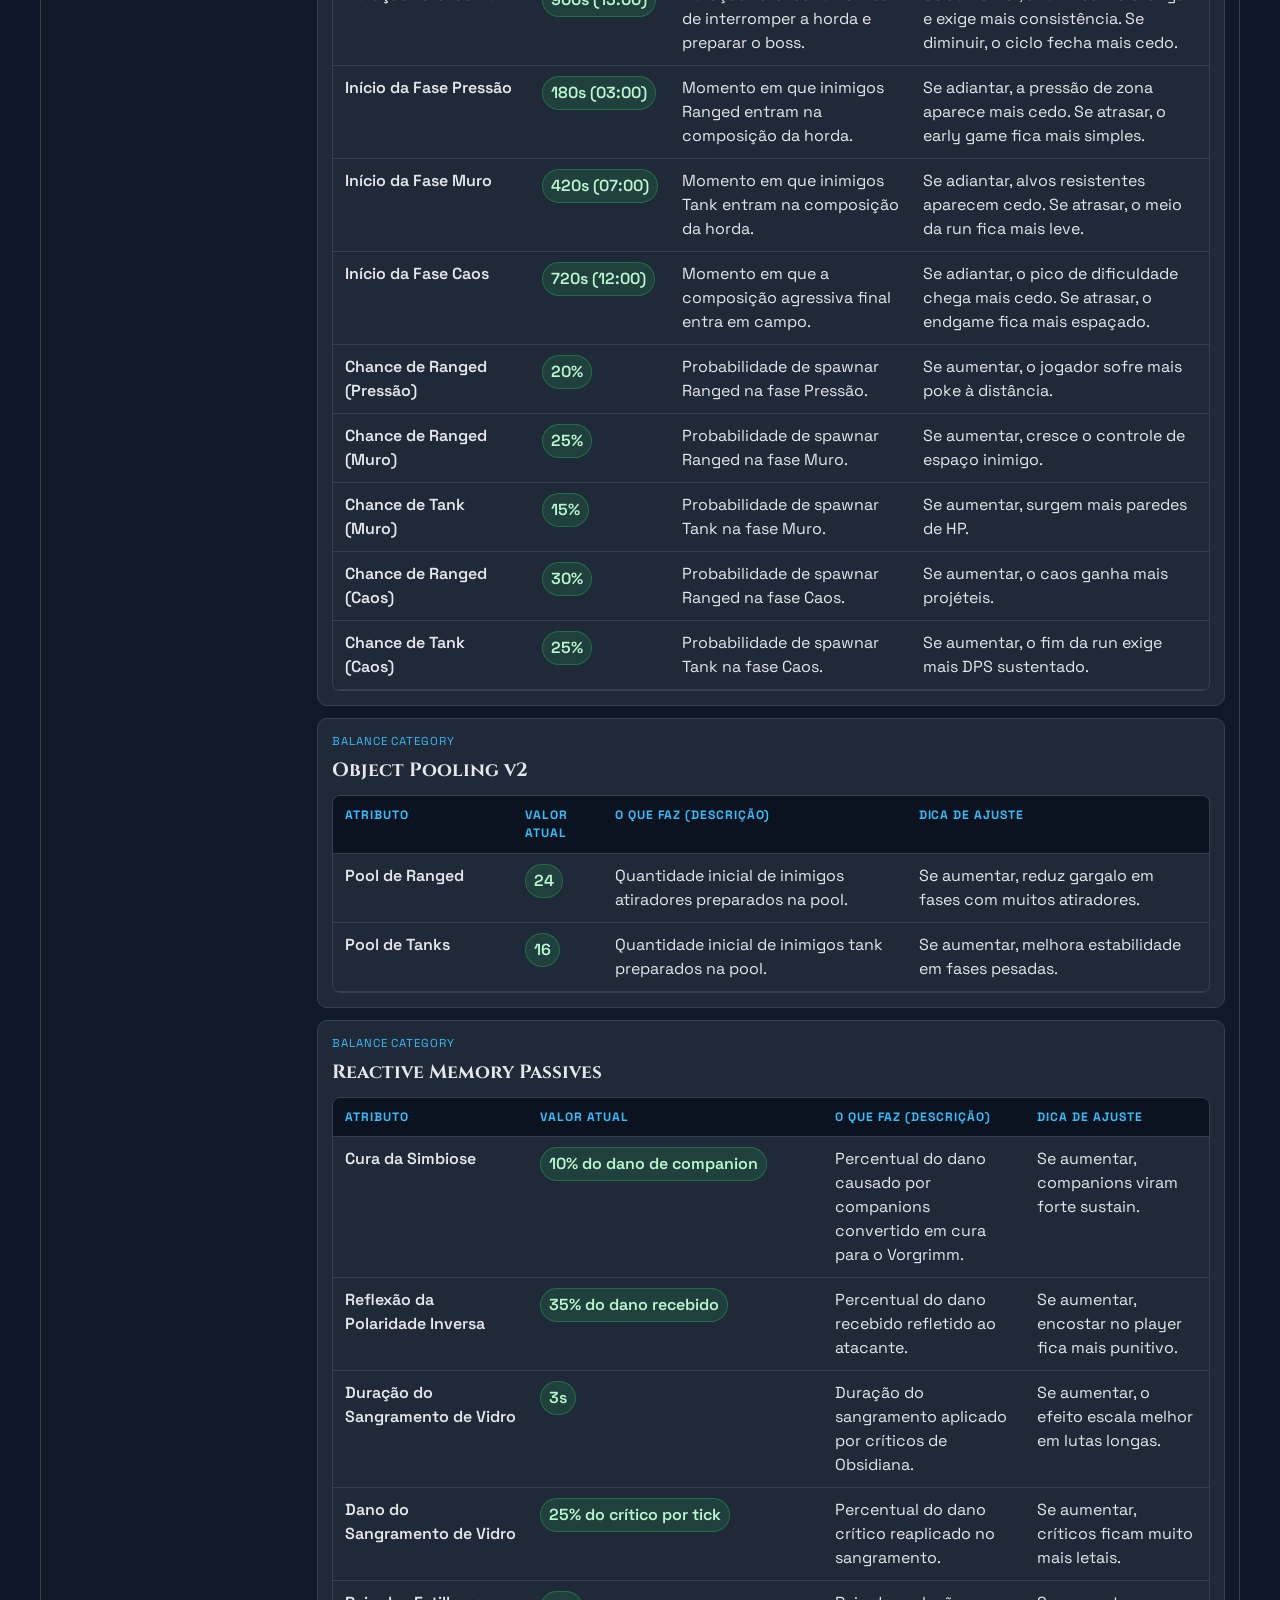
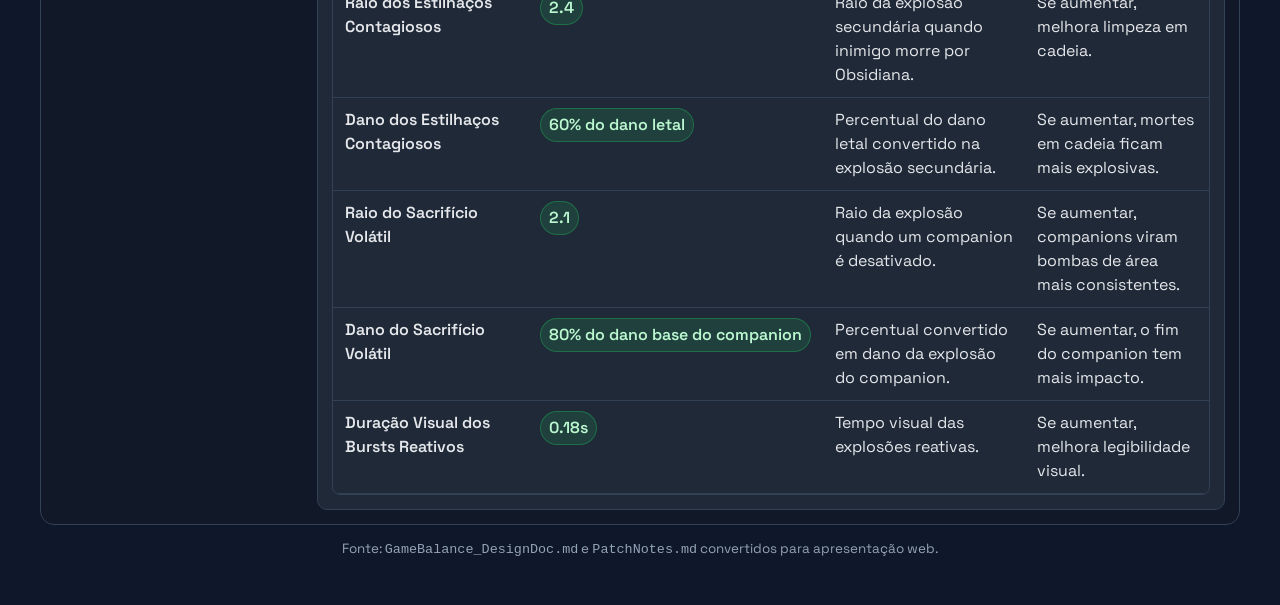
<file: docs/index.html>
<!DOCTYPE html>
<html lang="pt-BR">
<head>
  <meta charset="UTF-8">
  <meta name="viewport" content="width=device-width, initial-scale=1.0">
  <title>The Last Sin | Balance Hub</title>
  <meta
    name="description"
    content="Painel web de Game Balance e Patch Notes de The Last Sin para apresentação da equipe de design."
  >
  <link rel="preconnect" href="https://fonts.googleapis.com">
  <link rel="preconnect" href="https://fonts.gstatic.com" crossorigin>
  <link
    href="https://fonts.googleapis.com/css2?family=Cinzel:wght@500;600;700;800&family=Space+Grotesk:wght@400;500;700&display=swap"
    rel="stylesheet"
  >
  <link rel="stylesheet" href="./styles.css">
</head>
<body>
  <div class="shell">
    <header class="topbar">
      <div class="brand">
        <div class="brand-mark">LS</div>
        <div class="brand-copy">
          <strong>The Last Sin</strong>
          <span>Design Review Hub</span>
        </div>
      </div>
      <div class="topbar-actions">
        <a class="nav-link" href="#overview">Overview</a>
        <button class="nav-link nav-view-btn" type="button" data-view-target="balance-view">Balance</button>
        <button class="nav-link nav-view-btn" type="button" data-view-target="patches-view">Patch Notes</button>
      </div>
    </header>

    <main>
      <section class="hero" id="overview">
        <article class="hero-panel">
          <div class="eyebrow">Internal Presentation Layer</div>
          <h1 class="hero-title">Balance Hub</h1>
          <p class="hero-copy">
            Um painel visual para apresentar ao time de design os números centrais de balanceamento
            e a evolução recente do projeto. Tudo foi reorganizado para leitura rápida, comparação
            entre sistemas e revisão de patch com cara de produto.
          </p>
          <div class="hero-meta">
            <span class="section-chip">Documento de Balanceamento</span>
            <span class="section-chip">Timeline de Commits</span>
          </div>
        </article>
      </section>

      <section class="stats-grid" id="stats-grid"></section>

      <section class="tabs" aria-label="Alternar visualizações">
        <button class="tab-btn active" type="button" data-view-target="balance-view">Game Balance</button>
        <button class="tab-btn" type="button" data-view-target="patches-view">Patch Notes</button>
      </section>

      <section class="tab-shell">
        <div class="view active" id="balance-view">
          <div class="control-grid">
            <aside class="toc-panel">
              <div class="panel-label">Mapa do Documento</div>
              <h2>Seções do balanceamento</h2>
              <div class="toc-list" id="toc-list"></div>
            </aside>

            <div>
              <div class="search-panel">
                <div class="panel-label">Filtro Dinâmico</div>
                <div class="search-fields">
                  <input
                    class="search-input"
                    id="search-input"
                    type="search"
                    placeholder="Busque por atributo, valor, sistema ou palavra-chave..."
                  >
                  <button class="ghost-btn" type="button" id="clear-search">Limpar</button>
                </div>
                <div class="match-copy" id="match-copy"></div>
              </div>

              <div class="tables" id="balance-sections"></div>
              <div class="empty-state" id="balance-empty" hidden>
                Nenhuma linha corresponde ao filtro atual.
              </div>
            </div>
          </div>
        </div>

        <div class="view" id="patches-view">
          <div class="search-panel">
            <div class="panel-label">Linha do Tempo</div>
            <div class="search-fields">
              <input
                class="search-input"
                id="patch-search"
                type="search"
                placeholder="Filtre commits por sistema, mecânica, ferramenta ou data..."
              >
              <button class="ghost-btn" type="button" id="clear-patch-search">Limpar</button>
            </div>
            <div class="match-copy" id="patch-match-copy"></div>
          </div>

          <div class="timeline" id="timeline"></div>
          <div class="empty-state" id="patch-empty" hidden>
            Nenhum commit documentado corresponde ao filtro atual.
          </div>
        </div>
      </section>

      <p class="footer-note">
        Fonte: <code>GameBalance_DesignDoc.md</code> e <code>PatchNotes.md</code> convertidos para apresentação web.
      </p>
    </main>
  </div>

  <script src="./app.js"></script>
</body>
</html>
</file>
<file: styles.css>
:root {
  --bg: #09090d;
  --bg-elevated: rgba(16, 18, 28, 0.82);
  --bg-soft: rgba(22, 25, 38, 0.72);
  --panel: rgba(14, 17, 27, 0.9);
  --line: rgba(244, 191, 117, 0.14);
  --line-strong: rgba(244, 191, 117, 0.32);
  --text: #f6f0e6;
  --muted: #b7ac9e;
  --accent: #f4bf75;
  --accent-strong: #ff8f5a;
  --accent-cool: #87d7ff;
  --shadow: 0 24px 70px rgba(0, 0, 0, 0.35);
  --radius-xl: 28px;
  --radius-lg: 22px;
  --radius-md: 16px;
  --max-width: 1320px;
}

* {
  box-sizing: border-box;
}

html {
  scroll-behavior: smooth;
}

body {
  margin: 0;
  min-height: 100vh;
  color: var(--text);
  font-family: "Space Grotesk", sans-serif;
  background:
    radial-gradient(circle at top left, rgba(255, 143, 90, 0.18), transparent 30%),
    radial-gradient(circle at 82% 18%, rgba(135, 215, 255, 0.14), transparent 22%),
    radial-gradient(circle at 50% 120%, rgba(244, 191, 117, 0.18), transparent 35%),
    linear-gradient(180deg, #0a0a0f 0%, #09090d 38%, #11131d 100%);
  overflow-x: hidden;
}

body::before {
  content: "";
  position: fixed;
  inset: 0;
  pointer-events: none;
  background:
    linear-gradient(rgba(255, 255, 255, 0.02) 1px, transparent 1px),
    linear-gradient(90deg, rgba(255, 255, 255, 0.02) 1px, transparent 1px);
  background-size: 44px 44px;
  mask-image: radial-gradient(circle at center, black 45%, transparent 100%);
  opacity: 0.35;
}

a {
  color: inherit;
}

code {
  font-family: "Space Grotesk", sans-serif;
}

.shell {
  width: min(calc(100% - 32px), var(--max-width));
  margin: 0 auto;
  padding: 28px 0 72px;
}

.topbar {
  position: sticky;
  top: 12px;
  z-index: 20;
  display: flex;
  align-items: center;
  justify-content: space-between;
  gap: 16px;
  margin-bottom: 28px;
  padding: 14px 18px;
  border: 1px solid var(--line);
  border-radius: 999px;
  background: rgba(10, 10, 15, 0.78);
  backdrop-filter: blur(18px);
  box-shadow: var(--shadow);
}

.brand {
  display: flex;
  align-items: center;
  gap: 14px;
  min-width: 0;
}

.brand-mark {
  display: grid;
  place-items: center;
  width: 44px;
  height: 44px;
  border-radius: 14px;
  border: 1px solid rgba(255, 255, 255, 0.1);
  background:
    linear-gradient(140deg, rgba(255, 143, 90, 0.22), rgba(135, 215, 255, 0.12)),
    rgba(17, 21, 33, 0.8);
  font-family: "Cinzel", serif;
  font-size: 1.1rem;
  font-weight: 800;
  letter-spacing: 0.08em;
}

.brand-copy {
  min-width: 0;
}

.eyebrow,
.panel-label,
.tag,
.section-chip {
  text-transform: uppercase;
  letter-spacing: 0.18em;
  font-size: 0.72rem;
  color: var(--accent);
}

.brand-copy strong {
  display: block;
  font-weight: 700;
  white-space: nowrap;
  overflow: hidden;
  text-overflow: ellipsis;
}

.brand-copy span {
  display: block;
  color: var(--muted);
  font-size: 0.88rem;
}

.topbar-actions {
  display: flex;
  align-items: center;
  gap: 10px;
  flex-wrap: wrap;
  justify-content: flex-end;
}

.ghost-btn,
.tab-btn,
.nav-link {
  appearance: none;
  border: 1px solid transparent;
  border-radius: 999px;
  background: transparent;
  color: var(--muted);
  font: inherit;
  cursor: pointer;
  transition: 180ms ease;
}

.nav-link {
  padding: 10px 14px;
  text-decoration: none;
}

.nav-link:hover,
.nav-link:focus-visible {
  color: var(--text);
  border-color: var(--line);
  background: rgba(255, 255, 255, 0.04);
}

.hero {
  position: relative;
  display: grid;
  grid-template-columns: minmax(0, 1.25fr) minmax(320px, 0.75fr);
  gap: 22px;
  align-items: stretch;
  margin-bottom: 22px;
}

.hero-panel,
.hero-side,
.stats-grid article,
.tab-shell,
.summary-card,
.search-panel,
.toc-panel,
.timeline-card,
.empty-state,
.table-card {
  border: 1px solid var(--line);
  background: var(--bg-elevated);
  backdrop-filter: blur(16px);
  box-shadow: var(--shadow);
}

.hero-panel {
  position: relative;
  overflow: hidden;
  padding: 34px;
  border-radius: var(--radius-xl);
  min-height: 420px;
  background:
    linear-gradient(130deg, rgba(255, 143, 90, 0.12), rgba(12, 14, 24, 0) 34%),
    linear-gradient(180deg, rgba(255, 255, 255, 0.03), rgba(255, 255, 255, 0)),
    var(--panel);
}

.hero-panel::after {
  content: "";
  position: absolute;
  inset: auto -40px -70px auto;
  width: 260px;
  height: 260px;
  border-radius: 50%;
  background: radial-gradient(circle, rgba(244, 191, 117, 0.28), transparent 68%);
  filter: blur(10px);
}

.hero-title {
  max-width: 12ch;
  margin: 12px 0 18px;
  font-family: "Cinzel", serif;
  font-size: clamp(3rem, 9vw, 6.1rem);
  line-height: 0.95;
  letter-spacing: 0.04em;
  text-transform: uppercase;
}

.hero-copy {
  max-width: 62ch;
  color: var(--muted);
  font-size: 1.05rem;
  line-height: 1.7;
}

.hero-meta {
  display: flex;
  gap: 12px;
  flex-wrap: wrap;
  margin-top: 22px;
}

.section-chip {
  display: inline-flex;
  align-items: center;
  gap: 10px;
  padding: 10px 14px;
  border: 1px solid rgba(255, 255, 255, 0.08);
  border-radius: 999px;
  background: rgba(255, 255, 255, 0.03);
  color: var(--text);
  letter-spacing: 0.08em;
  font-size: 0.78rem;
}

.section-chip::before {
  content: "";
  width: 8px;
  height: 8px;
  border-radius: 999px;
  background: linear-gradient(135deg, var(--accent), var(--accent-strong));
  box-shadow: 0 0 16px rgba(255, 143, 90, 0.6);
}

.hero-side {
  display: grid;
  gap: 16px;
  align-content: space-between;
  padding: 24px;
  border-radius: var(--radius-xl);
  background:
    linear-gradient(160deg, rgba(135, 215, 255, 0.11), rgba(10, 11, 16, 0) 38%),
    var(--panel);
}

.summary-card {
  padding: 18px;
  border-radius: 20px;
  background: var(--bg-soft);
}

.summary-card strong {
  display: block;
  margin-top: 10px;
  font-size: clamp(2.1rem, 4vw, 3.2rem);
  line-height: 1;
}

.summary-card p {
  margin: 8px 0 0;
  color: var(--muted);
  line-height: 1.55;
}

.stats-grid {
  display: grid;
  grid-template-columns: repeat(4, minmax(0, 1fr));
  gap: 16px;
  margin-bottom: 20px;
}

.stats-grid article {
  padding: 18px;
  border-radius: 22px;
  background:
    linear-gradient(180deg, rgba(255, 255, 255, 0.04), rgba(255, 255, 255, 0)),
    var(--bg-soft);
}

.stats-grid span {
  display: block;
  color: var(--muted);
  font-size: 0.92rem;
}

.stats-grid strong {
  display: block;
  margin-top: 10px;
  font-size: clamp(1.9rem, 3vw, 2.7rem);
  line-height: 1;
}

.tabs {
  display: flex;
  align-items: center;
  gap: 10px;
  flex-wrap: wrap;
  margin: 10px 0 20px;
}

.tab-btn {
  padding: 12px 18px;
  border-color: rgba(255, 255, 255, 0.08);
  background: rgba(255, 255, 255, 0.03);
  color: var(--muted);
  font-weight: 700;
}

.tab-btn:hover,
.tab-btn:focus-visible {
  color: var(--text);
  border-color: var(--line-strong);
}

.tab-btn.active {
  color: #160f0a;
  border-color: transparent;
  background: linear-gradient(135deg, var(--accent), var(--accent-strong));
  box-shadow: 0 10px 30px rgba(255, 143, 90, 0.28);
}

.tab-shell {
  padding: 20px;
  border-radius: var(--radius-xl);
}

.control-grid {
  display: grid;
  grid-template-columns: minmax(0, 280px) minmax(0, 1fr);
  gap: 18px;
  align-items: start;
  margin-bottom: 20px;
}

.toc-panel,
.search-panel {
  padding: 18px;
  border-radius: 22px;
  background: var(--bg-soft);
}

.toc-panel {
  position: sticky;
  top: 102px;
  max-height: calc(100vh - 132px);
  overflow: auto;
}

.toc-list {
  display: grid;
  gap: 10px;
  margin-top: 16px;
}

.toc-list a {
  display: block;
  padding: 11px 14px;
  border: 1px solid rgba(255, 255, 255, 0.08);
  border-radius: 14px;
  color: var(--muted);
  text-decoration: none;
  transition: 180ms ease;
}

.toc-list a:hover,
.toc-list a:focus-visible {
  color: var(--text);
  border-color: var(--line-strong);
  background: rgba(255, 255, 255, 0.04);
  transform: translateX(3px);
}

.search-panel {
  display: grid;
  gap: 14px;
  margin-bottom: 18px;
}

.search-fields {
  display: grid;
  grid-template-columns: minmax(0, 1fr) auto;
  gap: 12px;
}

.search-input {
  width: 100%;
  padding: 16px 18px;
  border: 1px solid rgba(255, 255, 255, 0.08);
  border-radius: 16px;
  background: rgba(7, 8, 13, 0.72);
  color: var(--text);
  font: inherit;
  outline: none;
}

.search-input:focus {
  border-color: var(--line-strong);
  box-shadow: 0 0 0 4px rgba(244, 191, 117, 0.08);
}

.ghost-btn {
  padding: 0 16px;
  border-color: rgba(255, 255, 255, 0.08);
  background: rgba(255, 255, 255, 0.03);
  color: var(--text);
  font-weight: 700;
}

.ghost-btn:hover,
.ghost-btn:focus-visible {
  border-color: var(--line-strong);
  background: rgba(255, 255, 255, 0.06);
}

.match-copy {
  color: var(--muted);
  font-size: 0.92rem;
}

.view {
  display: none;
}

.view.active {
  display: block;
}

.tables {
  display: grid;
  gap: 18px;
}

.table-card {
  padding: 22px;
  border-radius: 24px;
  background:
    linear-gradient(180deg, rgba(255, 255, 255, 0.03), rgba(255, 255, 255, 0)),
    var(--bg-soft);
  scroll-margin-top: 112px;
}

.table-card h3 {
  margin: 6px 0 16px;
  font-family: "Cinzel", serif;
  font-size: clamp(1.35rem, 2.4vw, 2rem);
  letter-spacing: 0.04em;
}

.table-wrap {
  overflow: auto;
  border: 1px solid rgba(255, 255, 255, 0.06);
  border-radius: 18px;
}

table {
  width: 100%;
  border-collapse: collapse;
  min-width: 760px;
}

thead {
  background: rgba(255, 255, 255, 0.04);
}

th,
td {
  padding: 15px 16px;
  text-align: left;
  border-bottom: 1px solid rgba(255, 255, 255, 0.06);
  vertical-align: top;
}

th {
  color: var(--accent);
  font-size: 0.82rem;
  text-transform: uppercase;
  letter-spacing: 0.14em;
}

tbody tr {
  transition: 180ms ease;
}

tbody tr:hover {
  background: rgba(255, 255, 255, 0.03);
}

tbody tr.hidden {
  display: none;
}

td:first-child {
  min-width: 220px;
  font-weight: 700;
}

.value-pill {
  display: inline-flex;
  align-items: center;
  justify-content: center;
  padding: 7px 10px;
  border-radius: 999px;
  background: rgba(244, 191, 117, 0.12);
  border: 1px solid rgba(244, 191, 117, 0.16);
  color: var(--text);
  font-size: 0.92rem;
  font-weight: 700;
  white-space: nowrap;
}

.timeline {
  display: grid;
  gap: 18px;
}

.timeline-card {
  position: relative;
  overflow: hidden;
  padding: 24px;
  border-radius: 24px;
  background:
    linear-gradient(125deg, rgba(255, 143, 90, 0.08), rgba(255, 255, 255, 0) 32%),
    var(--bg-soft);
}

.timeline-card::before {
  content: "";
  position: absolute;
  inset: 22px auto 22px 22px;
  width: 2px;
  background: linear-gradient(180deg, rgba(244, 191, 117, 0.7), transparent);
  opacity: 0.4;
}

.timeline-card > * {
  position: relative;
  z-index: 1;
}

.timeline-top {
  display: flex;
  align-items: flex-start;
  justify-content: space-between;
  gap: 14px;
  margin-left: 18px;
  margin-bottom: 14px;
  flex-wrap: wrap;
}

.timeline-top h3 {
  margin: 8px 0 0;
  font-family: "Cinzel", serif;
  font-size: clamp(1.4rem, 3vw, 2rem);
  line-height: 1.15;
}

.timeline-meta {
  display: flex;
  gap: 10px;
  flex-wrap: wrap;
  color: var(--muted);
  font-size: 0.95rem;
}

.tag {
  display: inline-flex;
  align-items: center;
  gap: 8px;
  padding: 8px 12px;
  border-radius: 999px;
  background: rgba(255, 255, 255, 0.04);
  border: 1px solid rgba(255, 255, 255, 0.08);
  color: var(--text);
  letter-spacing: 0.08em;
}

.tag strong {
  font-size: 0.78rem;
  color: var(--accent);
}

.tag span {
  font-size: 0.86rem;
}

.timeline-summary {
  margin: 0 0 18px 18px;
  max-width: 80ch;
  color: var(--muted);
  line-height: 1.7;
}

.timeline-sections {
  display: grid;
  grid-template-columns: repeat(2, minmax(0, 1fr));
  gap: 14px;
  margin-left: 18px;
}

.timeline-section {
  padding: 18px;
  border-radius: 18px;
  border: 1px solid rgba(255, 255, 255, 0.07);
  background: rgba(255, 255, 255, 0.03);
}

.timeline-section h4 {
  margin: 0 0 12px;
  font-size: 1rem;
}

.timeline-section ul {
  margin: 0;
  padding-left: 18px;
  color: var(--muted);
  line-height: 1.65;
}

.timeline-card.hidden {
  display: none;
}

.empty-state {
  padding: 28px;
  border-radius: 22px;
  text-align: center;
  color: var(--muted);
  background: var(--bg-soft);
}

.footer-note {
  margin-top: 28px;
  color: var(--muted);
  font-size: 0.92rem;
  text-align: center;
}

@media (max-width: 1100px) {
  .hero,
  .control-grid,
  .timeline-sections,
  .stats-grid {
    grid-template-columns: 1fr;
  }

  .toc-panel {
    position: static;
    max-height: none;
  }
}

@media (max-width: 760px) {
  .shell {
    width: min(calc(100% - 20px), var(--max-width));
    padding-top: 20px;
  }

  .topbar {
    position: static;
    border-radius: 28px;
    padding: 16px;
  }

  .hero-panel,
  .hero-side,
  .tab-shell,
  .table-card,
  .timeline-card,
  .summary-card,
  .search-panel,
  .toc-panel {
    padding: 18px;
    border-radius: 20px;
  }

  .hero-title {
    font-size: clamp(2.5rem, 14vw, 4rem);
  }

  .timeline-top,
  .timeline-summary,
  .timeline-sections {
    margin-left: 0;
  }

  .timeline-card::before {
    display: none;
  }

  table,
  thead,
  tbody,
  th,
  td,
  tr {
    display: block;
    min-width: 0;
  }

  thead {
    display: none;
  }

  .table-wrap {
    overflow: visible;
    border: none;
  }

  tbody {
    display: grid;
    gap: 12px;
  }

  tbody tr {
    border: 1px solid rgba(255, 255, 255, 0.08);
    border-radius: 18px;
    overflow: hidden;
    background: rgba(255, 255, 255, 0.03);
  }

  td {
    border-bottom: 1px solid rgba(255, 255, 255, 0.06);
    padding: 14px 16px;
  }

  td:last-child {
    border-bottom: none;
  }

  td::before {
    content: attr(data-label);
    display: block;
    margin-bottom: 8px;
    color: var(--accent);
    font-size: 0.74rem;
    text-transform: uppercase;
    letter-spacing: 0.14em;
  }
}
</file>
<file: docs/styles.css>
:root {
  --bg: #0f172a;
  --panel: #111827;
  --panel-soft: #1f2937;
  --line: #334155;
  --line-strong: #475569;
  --text: #e5e7eb;
  --muted: #94a3b8;
  --accent: #38bdf8;
  --accent-2: #22c55e;
  --radius-lg: 14px;
  --radius-md: 10px;
  --max-width: 1200px;
}

* {
  box-sizing: border-box;
}

html,
body {
  margin: 0;
  padding: 0;
}

body {
  min-height: 100vh;
  background: var(--bg);
  color: var(--text);
  font-family: "Space Grotesk", sans-serif;
  line-height: 1.5;
}

a {
  color: inherit;
}

code {
  font-family: ui-monospace, SFMono-Regular, Menlo, Consolas, monospace;
}

.shell {
  width: min(calc(100% - 24px), var(--max-width));
  margin: 0 auto;
  padding: 16px 0 32px;
}

.topbar {
  position: sticky;
  top: 8px;
  z-index: 10;
  display: flex;
  align-items: center;
  justify-content: space-between;
  gap: 12px;
  padding: 10px 14px;
  border: 1px solid var(--line);
  border-radius: 999px;
  background: #0b1220;
}

.brand {
  display: flex;
  align-items: center;
  gap: 10px;
  min-width: 0;
}

.brand-mark {
  display: grid;
  place-items: center;
  width: 34px;
  height: 34px;
  border-radius: 8px;
  border: 1px solid var(--line);
  background: var(--panel-soft);
  font-family: "Cinzel", serif;
  font-size: 0.95rem;
  font-weight: 700;
}

.brand-copy strong {
  display: block;
  font-size: 0.95rem;
}

.brand-copy span {
  display: block;
  color: var(--muted);
  font-size: 0.8rem;
}

.topbar-actions {
  display: flex;
  flex-wrap: wrap;
  gap: 8px;
}

.hero {
  margin: 16px 0;
}

.hero-panel {
  border: 1px solid var(--line);
  border-radius: var(--radius-lg);
  background: var(--panel);
  padding: 20px;
}

.eyebrow,
.panel-label,
.section-chip,
.tag {
  text-transform: uppercase;
  letter-spacing: 0.08em;
  font-size: 0.72rem;
  color: var(--accent);
}

.hero-title {
  margin: 8px 0 12px;
  font-family: "Cinzel", serif;
  font-size: clamp(1.8rem, 4.5vw, 3rem);
  line-height: 1.05;
}

.hero-copy {
  margin: 0;
  color: var(--muted);
  max-width: 72ch;
}

.hero-meta {
  margin-top: 14px;
  display: flex;
  gap: 8px;
  flex-wrap: wrap;
}

.section-chip {
  border: 1px solid var(--line);
  border-radius: 999px;
  padding: 6px 10px;
  color: var(--text);
}

.stats-grid {
  display: grid;
  grid-template-columns: repeat(4, minmax(0, 1fr));
  gap: 10px;
  margin-bottom: 14px;
}

.stats-grid article {
  border: 1px solid var(--line);
  border-radius: var(--radius-md);
  background: var(--panel);
  padding: 12px;
}

.stats-grid span {
  display: block;
  color: var(--muted);
  font-size: 0.82rem;
}

.stats-grid strong {
  display: block;
  margin-top: 6px;
  font-size: 1.5rem;
}

.tabs {
  display: flex;
  gap: 8px;
  flex-wrap: wrap;
  margin: 8px 0 12px;
}

.tab-shell {
  border: 1px solid var(--line);
  border-radius: var(--radius-lg);
  background: var(--panel);
  padding: 14px;
}

.control-grid {
  display: grid;
  grid-template-columns: 250px 1fr;
  gap: 12px;
  align-items: start;
}

.toc-panel,
.search-panel,
.table-card,
.timeline-card,
.empty-state {
  border: 1px solid var(--line);
  border-radius: var(--radius-md);
  background: var(--panel-soft);
}

.toc-panel,
.search-panel {
  padding: 12px;
}

.toc-panel {
  position: sticky;
  top: 72px;
  max-height: calc(100vh - 90px);
  overflow: auto;
}

.toc-panel h2 {
  margin: 6px 0 8px;
  font-size: 1rem;
}

.toc-list {
  display: grid;
  gap: 6px;
}

.toc-list a {
  display: block;
  text-decoration: none;
  border: 1px solid var(--line);
  border-radius: 8px;
  padding: 8px 10px;
  color: var(--muted);
}

.toc-list a:hover,
.toc-list a:focus-visible {
  color: var(--text);
  border-color: var(--line-strong);
}

.search-panel {
  margin-bottom: 12px;
}

.search-fields {
  display: grid;
  grid-template-columns: 1fr auto;
  gap: 8px;
  margin: 8px 0;
}

.search-input {
  width: 100%;
  padding: 10px 12px;
  border: 1px solid var(--line);
  border-radius: 8px;
  background: #0b1220;
  color: var(--text);
  font: inherit;
}

.search-input:focus {
  outline: 2px solid rgba(56, 189, 248, 0.25);
  outline-offset: 1px;
}

.match-copy {
  font-size: 0.85rem;
  color: var(--muted);
}

.ghost-btn,
.tab-btn,
.nav-link {
  appearance: none;
  border: 1px solid var(--line);
  border-radius: 999px;
  background: #0b1220;
  color: var(--text);
  font: inherit;
  cursor: pointer;
  text-decoration: none;
  padding: 8px 12px;
}

.tab-btn.active {
  background: var(--accent);
  color: #052334;
  border-color: transparent;
  font-weight: 700;
}

.ghost-btn:hover,
.tab-btn:hover,
.nav-link:hover {
  border-color: var(--line-strong);
}

.view {
  display: none;
}

.view.active {
  display: block;
}

.tables {
  display: grid;
  gap: 12px;
}

.table-card {
  padding: 14px;
  scroll-margin-top: 80px;
}

.table-card h3 {
  margin: 6px 0 10px;
  font-family: "Cinzel", serif;
  font-size: 1.2rem;
}

.table-wrap {
  overflow: auto;
  border: 1px solid var(--line);
  border-radius: 8px;
}

table {
  width: 100%;
  border-collapse: collapse;
  min-width: 700px;
}

th,
td {
  text-align: left;
  padding: 10px 12px;
  border-bottom: 1px solid var(--line);
  vertical-align: top;
}

thead {
  background: #0b1220;
}

th {
  font-size: 0.76rem;
  letter-spacing: 0.08em;
  text-transform: uppercase;
  color: var(--accent);
}

tbody tr.hidden,
.timeline-card.hidden {
  display: none;
}

td:first-child {
  min-width: 180px;
  font-weight: 600;
}

.value-pill {
  display: inline-block;
  background: rgba(34, 197, 94, 0.15);
  color: #bbf7d0;
  border: 1px solid rgba(34, 197, 94, 0.35);
  border-radius: 999px;
  padding: 4px 8px;
  font-weight: 600;
  white-space: nowrap;
}

.timeline {
  display: grid;
  gap: 12px;
}

.timeline-card {
  padding: 14px;
}

.timeline-top {
  display: flex;
  justify-content: space-between;
  align-items: flex-start;
  gap: 10px;
  flex-wrap: wrap;
}

.timeline-top h3 {
  margin: 6px 0 0;
  font-size: 1.15rem;
}

.timeline-meta {
  display: flex;
  gap: 6px;
  flex-wrap: wrap;
}

.tag {
  border: 1px solid var(--line);
  border-radius: 999px;
  padding: 5px 8px;
  color: var(--text);
}

.tag strong {
  color: var(--accent-2);
  margin-right: 6px;
}

.timeline-summary {
  color: var(--muted);
  margin: 8px 0 10px;
}

.timeline-sections {
  display: grid;
  grid-template-columns: repeat(2, minmax(0, 1fr));
  gap: 8px;
}

.timeline-section {
  border: 1px solid var(--line);
  border-radius: 8px;
  padding: 10px;
  background: #0f172a;
}

.timeline-section h4 {
  margin: 0 0 6px;
  font-size: 0.96rem;
}

.timeline-section ul {
  margin: 0;
  padding-left: 16px;
  color: var(--muted);
}

.empty-state {
  margin-top: 10px;
  padding: 14px;
  color: var(--muted);
  text-align: center;
}

.footer-note {
  margin-top: 14px;
  text-align: center;
  color: var(--muted);
  font-size: 0.84rem;
}

@media (max-width: 1050px) {
  .stats-grid {
    grid-template-columns: repeat(2, minmax(0, 1fr));
  }

  .control-grid,
  .timeline-sections {
    grid-template-columns: 1fr;
  }

  .toc-panel {
    position: static;
    max-height: none;
  }
}

@media (max-width: 760px) {
  .shell {
    width: min(calc(100% - 16px), var(--max-width));
    padding-top: 12px;
  }

  .topbar {
    position: static;
    border-radius: var(--radius-md);
    padding: 10px;
  }

  .stats-grid {
    grid-template-columns: 1fr;
  }

  .search-fields {
    grid-template-columns: 1fr;
  }

  table,
  thead,
  tbody,
  th,
  td,
  tr {
    display: block;
    min-width: 0;
  }

  thead {
    display: none;
  }

  .table-wrap {
    overflow: visible;
    border: 0;
  }

  tbody {
    display: grid;
    gap: 8px;
  }

  tbody tr {
    border: 1px solid var(--line);
    border-radius: 8px;
    overflow: hidden;
    background: #0f172a;
  }

  td {
    border-bottom: 1px solid var(--line);
  }

  td:last-child {
    border-bottom: none;
  }

  td::before {
    content: attr(data-label);
    display: block;
    margin-bottom: 5px;
    font-size: 0.72rem;
    text-transform: uppercase;
    color: var(--accent);
  }
}
</file>
